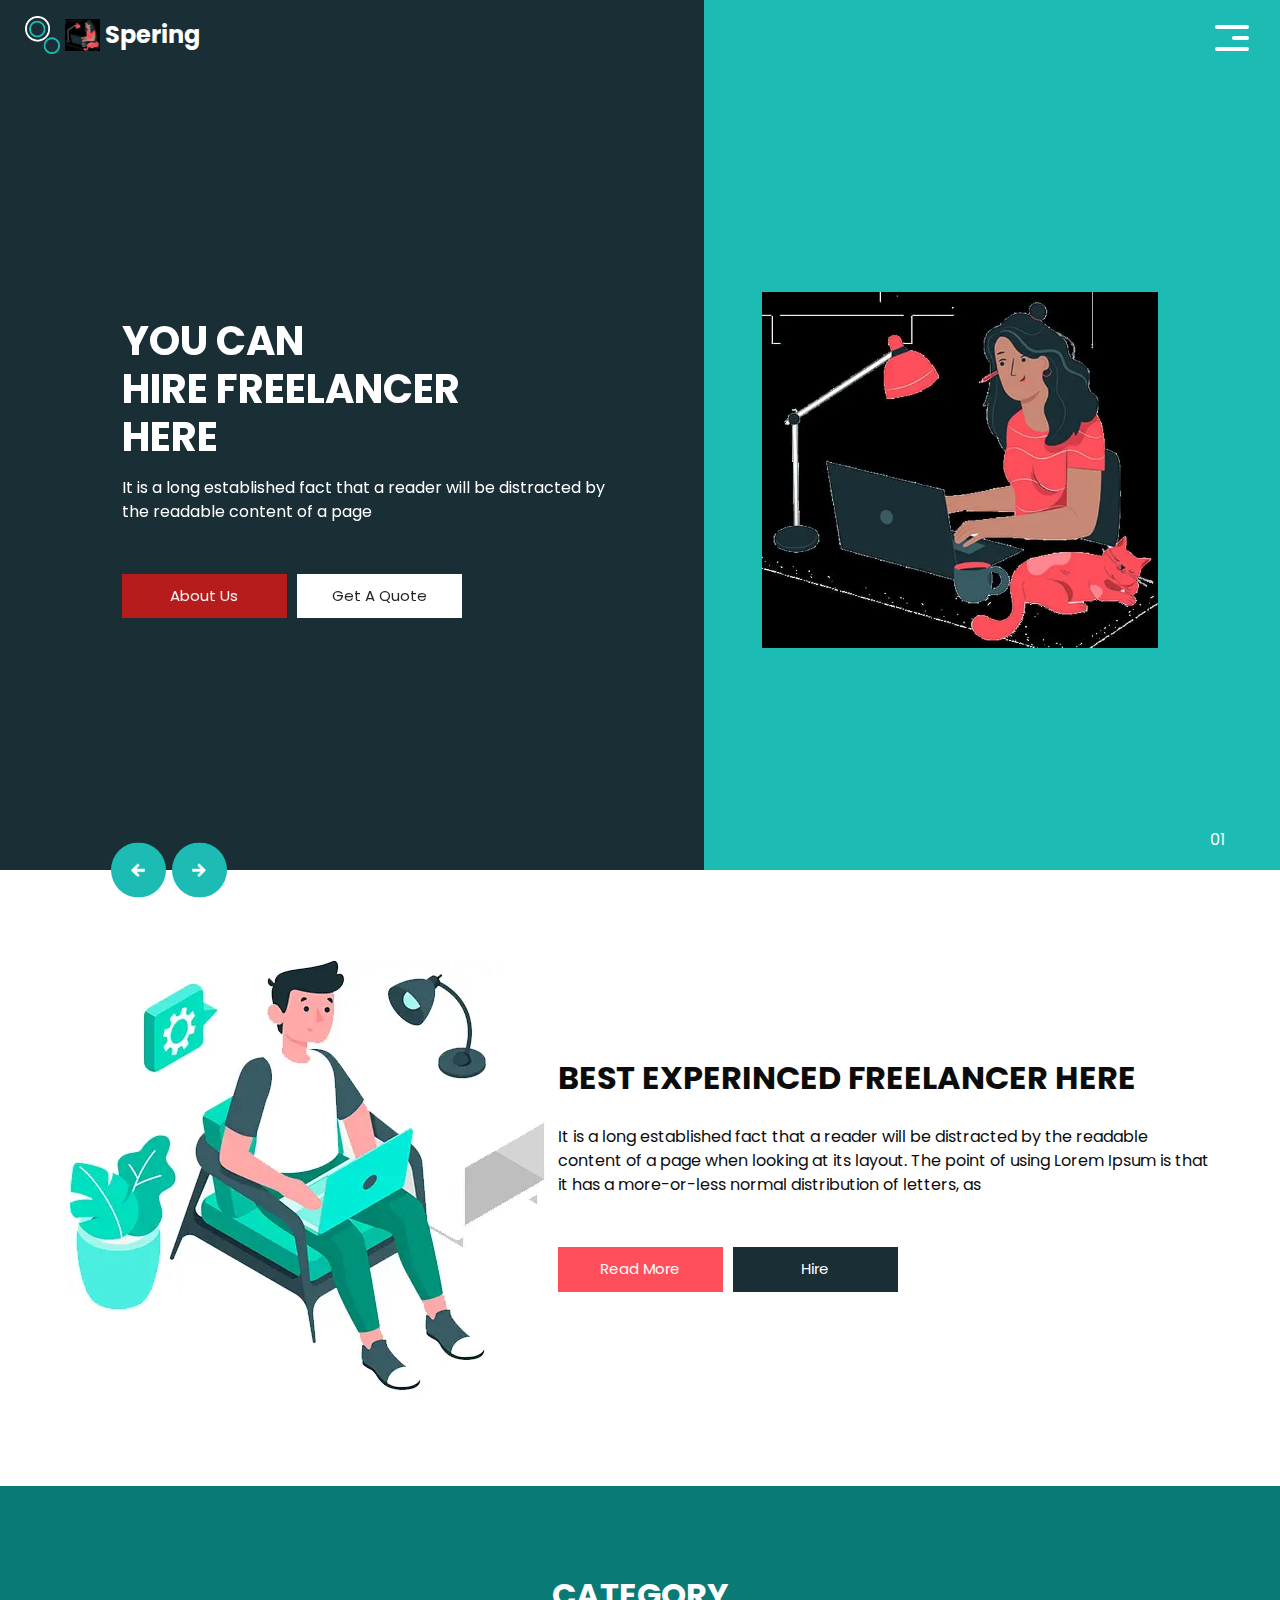
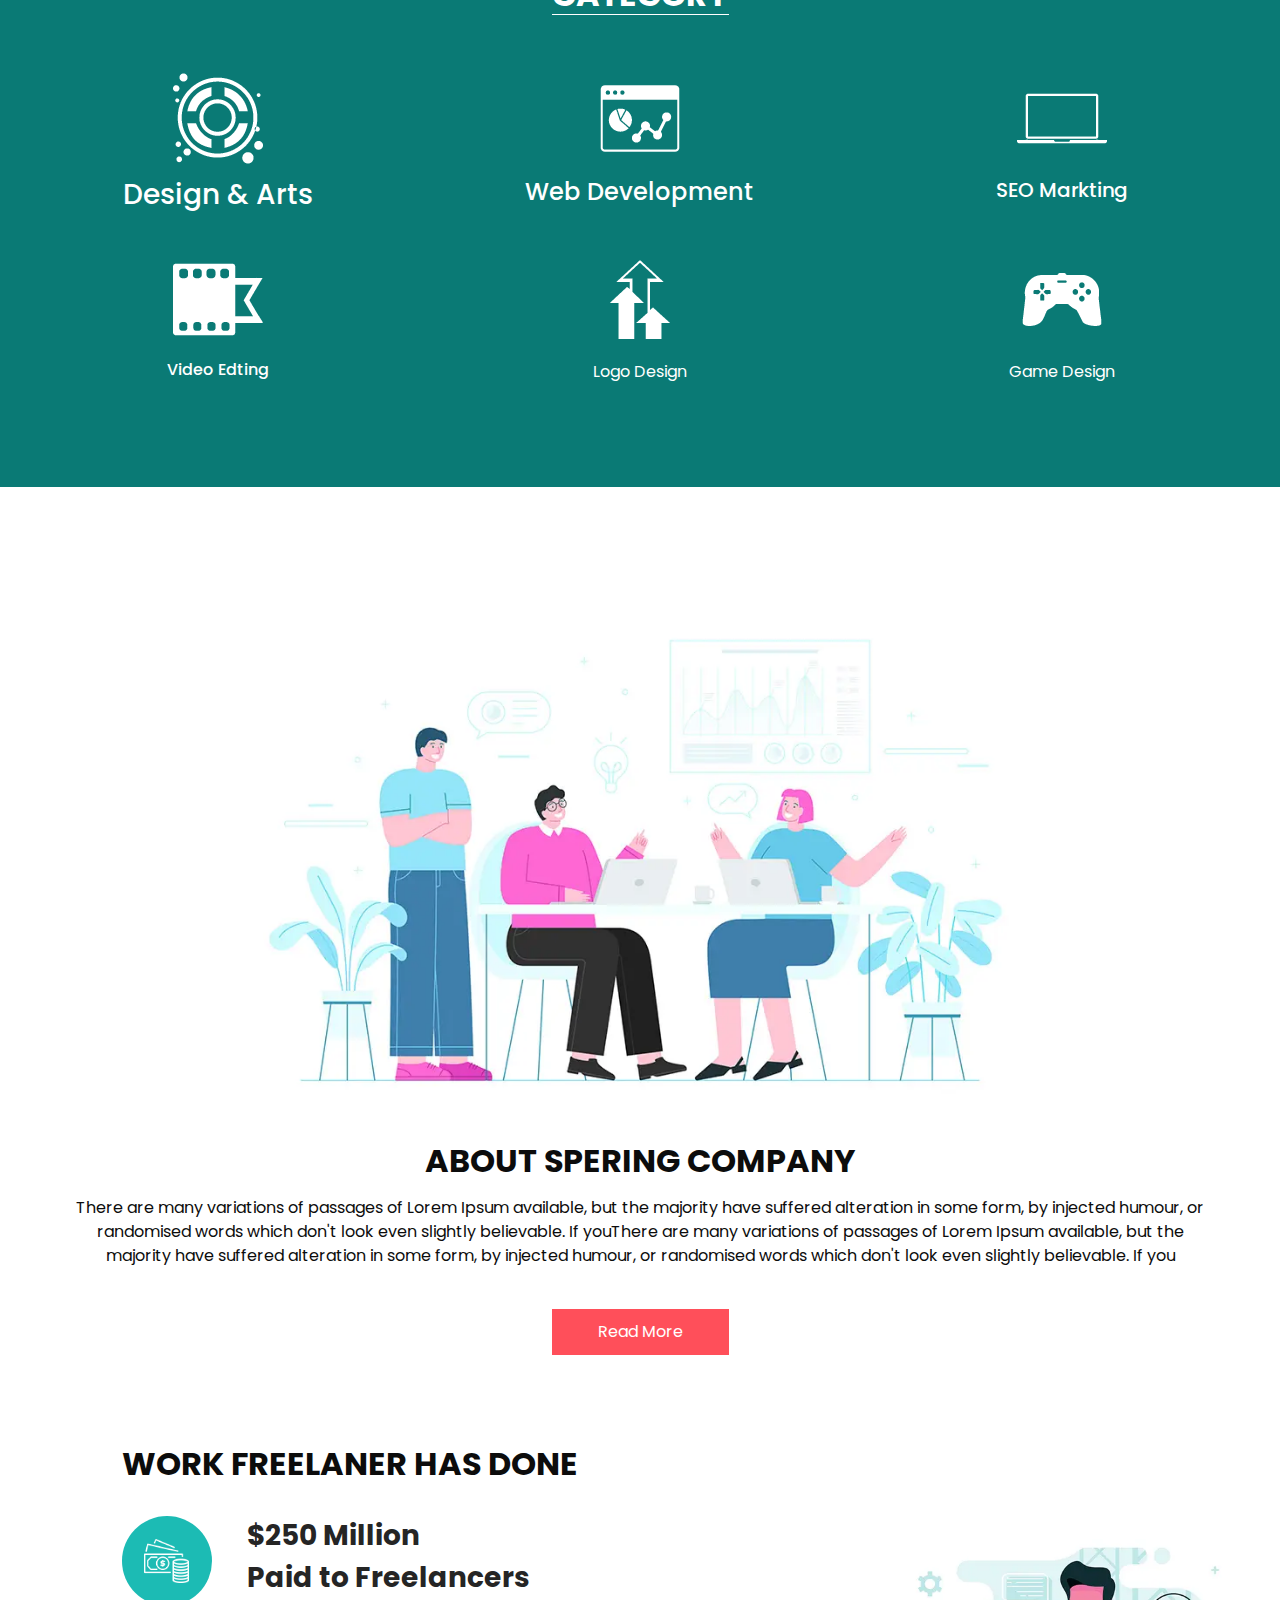
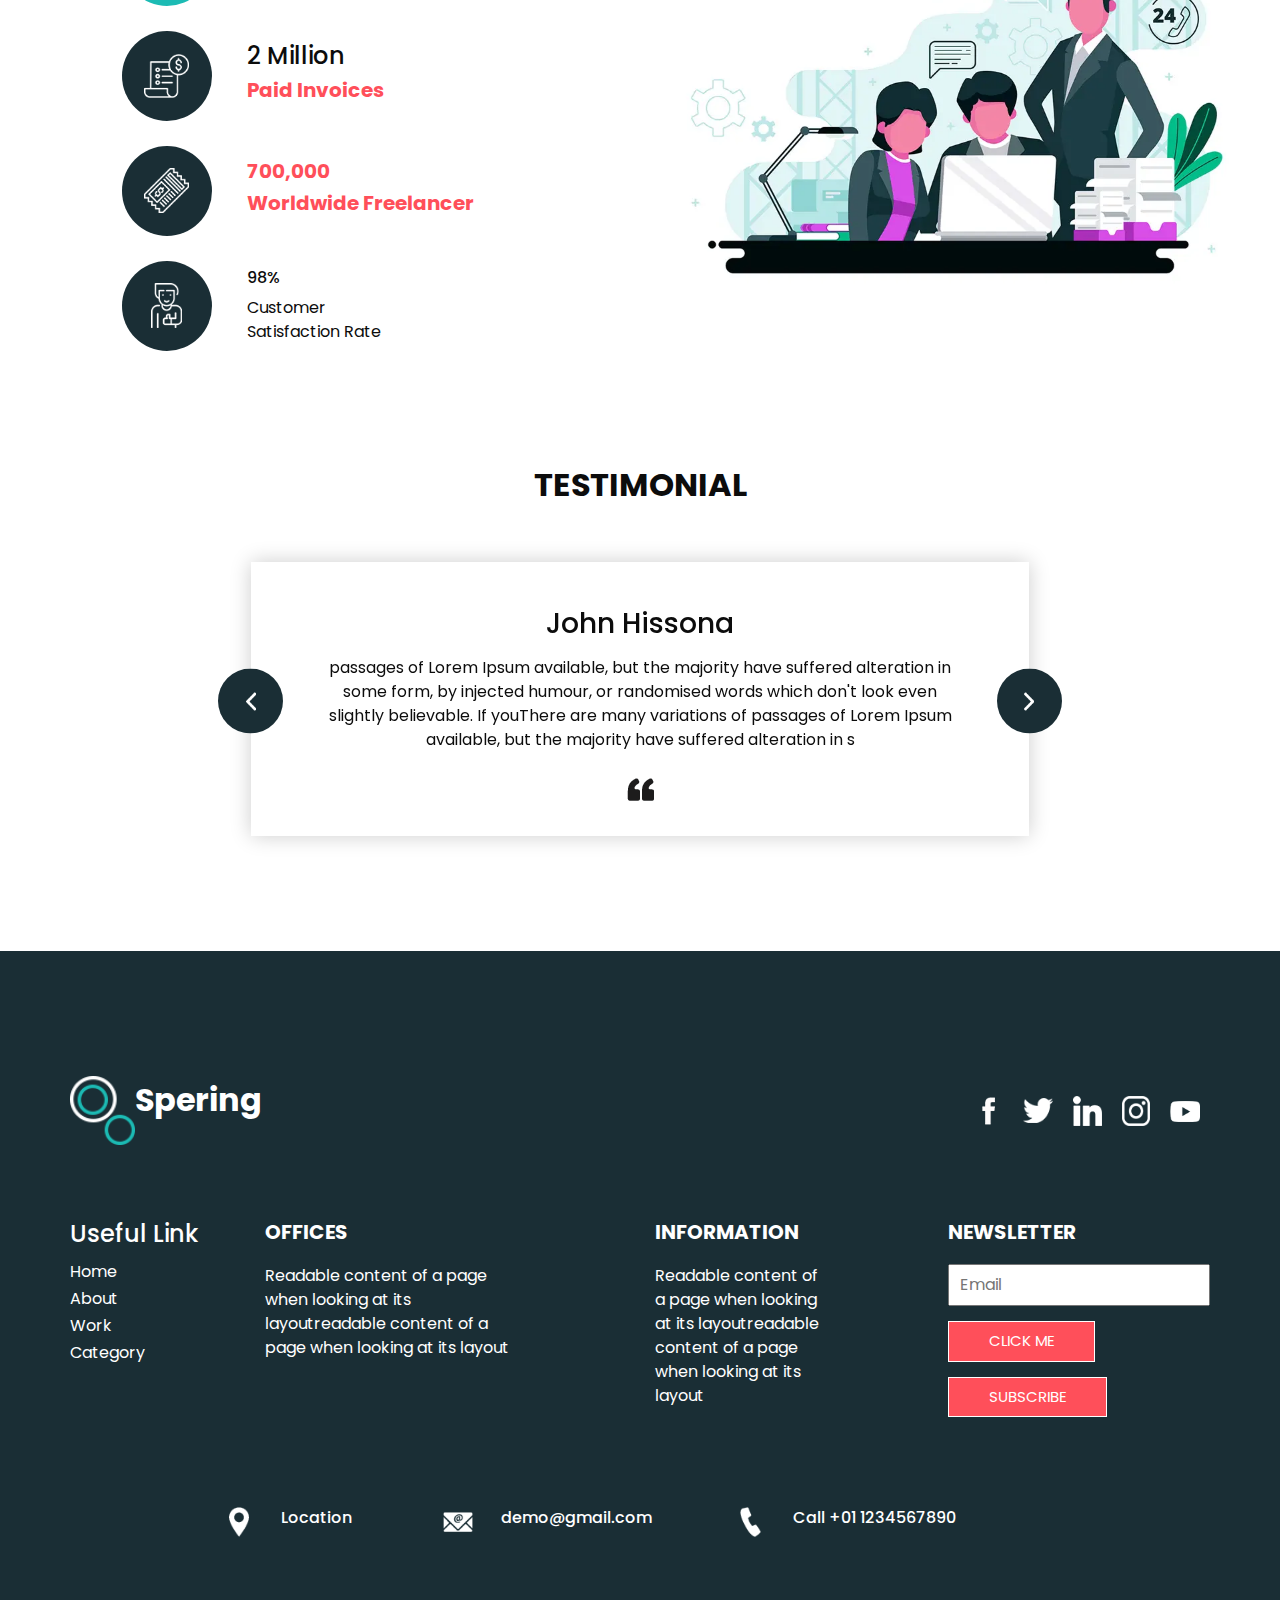
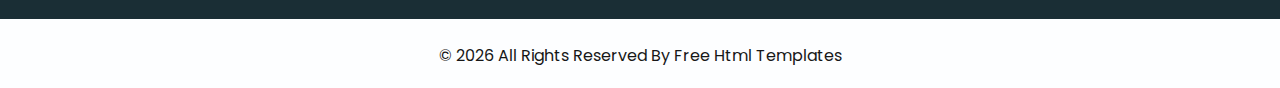
<file: index.html>
<!DOCTYPE html>
<html lang="en">

<head>
  <!-- Basic -->
  <meta charset="utf-8" />
  <meta http-equiv="X-UA-Compatible" content="IE=edge" />
  <meta name="description" content="Hire top freelancers for any project. Find skilled professionals in design, writing, development, and more. Get started today!">
  <!-- Mobile Metas -->
  <meta name="viewport" content="width=device-width, initial-scale=1, shrink-to-fit=no" />
  <!-- Site Metas -->
  <meta name="keywords" content="" />
  <meta name="description" content="" />
  <meta name="author" content="" />

  <title>Spering</title>
  <link rel="stylesheet" href="css/style.scss">
  <!-- bootstrap core css -->
  <link rel="stylesheet" type="text/css" href="css/bootstrap.css" />

  <link href="https://fonts.googleapis.com/css?family=Poppins:400,700&display=swap" rel="stylesheet">
  <!-- Custom styles for this template -->
  <link href="css/style.css" rel="stylesheet" />
  <!-- responsive style -->
  <link href="css/responsive.css" rel="stylesheet" />
</head>

<body>
  <div class="hero_area">
    <!-- header section strats -->
    <header class="header_section">
      <div class="container-fluid">
        <div class ="freelance_section">
          <div class="tab-container">
            <div class="t-link-box" role="button" aria-label="Link Box">
            </div>
          </div>
        </div>
        <nav class="navbar navbar-expand-lg custom_nav-container">
          <a class="navbar-brand" href="index.html">
            <img src="images/logo.png" alt="" />
            <img src="images/slider-img.webp" alt="">
            <span>
              Spering
            </span>
          </a>
          <button class="navbar-toggler" type="button" data-toggle="collapse"
                  data-target="#navbarSupportedContent"
                  aria-controls="navbarSupportedContent"
                  aria-expanded="false"
                  aria-label="Toggle navigation">
            <span class="navbar-toggler-icon"></span>
            <span class="sr-only">Toggle navigation</span>
          </button>



          <div class="collapse navbar-collapse" id="navbarSupportedContent">
            <ul class="navbar-nav  ">
              <li class="nav-item active">
                <a class="nav-link" href="index.html">Home <span class="sr-only">(current)</span></a>
              </li>
              <li class="nav-item">
                <a class="nav-link" href="about.html"> About</a>
              </li>
              <li class="nav-item">
                <a class="nav-link" href="work.html">Work </a>
              </li>
              <li class="nav-item">
                <a class="nav-link" href="category.html"> Category </a>
              </li>
            </ul>
            <div class="user_option">
              <a href="">
                <span>
                  Login
                </span>
              </a>
              <form class="form-inline my-2 my-lg-0 ml-0 ml-lg-4 mb-3 mb-lg-0">
                <button class="btn my-2 my-sm-0 nav_search-btn" type="submit">
                  <span class="sr-only">Search</span>
                  <i class="fas fa-search" aria-hidden="true"></i>
                </button>

              </form>
            </div>
          </div>
          <div>
            <div class="custom_menu-btn ">
              <button>
                <span class=" s-1">

                </span>
                <span class="s-2">

                </span>
                <span class="s-3">

                </span>
              </button>
            </div>
          </div>

        </nav>
      </div>
    </header>
    <!-- end header section -->
    <!-- slider section -->
    <section class="slider_section ">
      <div class="carousel_btn-container">
        <a class="carousel-control-prev" href="#carouselExampleIndicators" role="button" data-slide="prev">
          <span class="sr-only">Previous</span>
        </a>
        <a class="carousel-control-next" href="#carouselExampleIndicators" role="button" data-slide="next">
          <span class="sr-only">Next</span>
        </a>
      </div>
      <div id="carouselExampleIndicators" class="carousel slide" data-ride="carousel">
        <ol class="carousel-indicators">
          <li data-target="#carouselExampleIndicators" data-slide-to="0" class="active">01</li>
          <li data-target="#carouselExampleIndicators" data-slide-to="1">02</li>
          <li data-target="#carouselExampleIndicators" data-slide-to="2">03</li>
        </ol>
        <div class="carousel-inner">
          <div class="carousel-item active">
            <div class="container-fluid">
              <div class="row">
                <div class="col-md-5 offset-md-1">
                  <div class="detail-box">
                    <h1>
                      You Can <br>
                      Hire Freelancer <br>
                      Here
                    </h1>
                    <p>
                      It is a long established fact that a reader will be distracted by
                      the readable content of a page
                    </p>
                    <div class="btn-box">
                      <a href="" class="btn-1">
                        About Us
                      </a>
                      <a href="" class="btn-2">
                        Get A Quote
                      </a>
                    </div>
                  </div>
                </div>
                <div class="offset-md-1 col-md-4 img-container">
                  <div class="img-box">
                    <img src="images/slider-img.webp" alt="">
                  </div>
                </div>
              </div>
            </div>
          </div>
          <div class="carousel-item ">
            <div class="container-fluid">
              <div class="row">
                <div class="col-md-5 offset-md-1">
                  <div class="detail-box">
                    <h1>
                      You Can <br>
                      Hire Freelancer <br>
                      Here
                    </h1>
                    <p>
                      It is a long established fact that a reader will be distracted by
                      the readable content of a page
                    </p>
                    <div class="btn-box">
                      <a href="" class="btn-1">
                        About Us
                      </a>
                      <a href="" class="btn-2">
                        Get A Quote
                      </a>
                    </div>
                  </div>
                </div>
                <div class="offset-md-1 col-md-4 img-container">
                  <div class="img-box">
                    <img src="images/slider-img.webp" alt="">
                  </div>
                </div>
              </div>
            </div>
          </div>
          <div class="carousel-item ">
            <div class="container-fluid">
              <div class="row">
                <div class="col-md-5 offset-md-1">
                  <div class="detail-box">
                    <h1>
                      You Can <br>
                      Hire Freelancer <br>
                      Here
                    </h1>
                    <p>
                      It is a long established fact that a reader will be distracted by
                      the readable content of a page
                    </p>
                    <div class="btn-box">
                      <a href="" class="btn-1">
                        About Us
                      </a>
                      <a href="" class="btn-2">
                        Get A Quote
                      </a>
                    </div>
                  </div>
                </div>
                <div class="offset-md-1 col-md-4 img-container">
                  <div class="img-box">
                    <img src="images/slider-img.webp" alt="">
                  </div>
                </div>
              </div>
            </div>
          </div>
        </div>

      </div>

    </section>
    <!-- end slider section -->
  </div>


  <!-- experience section -->

  <section class="experience_section layout_padding">
    <div class="container">
      <div class="row">
        <div class="col-md-5">
          <div class="img-box">
            <img src="images/experience-img.webp" alt="Experience Image" loading="lazy" style="width: auto; height: auto;">
          </div>
        </div>
        <div class="col-md-7">
          <div class="detail-box">
            <div class="heading_container">
              <h2>
                Best Experinced Freelancer Here
              </h2>
            </div>
            <p>
              It is a long established fact that a reader will be distracted by the readable content of a page when looking at its layout. The point of using Lorem Ipsum is that it has a more-or-less normal distribution of letters, as
            </p>
            <div class="btn-box">
              <a href="" class="btn-1">
                Read More
              </a>
              <a href="" class="btn-2">
                Hire
              </a>
            </div>
          </div>
        </div>

      </div>
    </div>
  </section>

  <!-- end experience section -->

  <!-- category section -->

  <section class="category_section layout_padding">
    <div class="container">
      <div class="heading_container">
        <h2>
          Category
        </h2>
      </div>
      <div class="category_container">
        <div class="box">
          <div class="img-box">
            <img src="images/c1.png" alt="">
          </div>
          <div class="detail-box">
            <h3>
              Design & Arts
            </h3>
          </div>
        </div>
        <div class="box">
          <div class="img-box">
            <img src="images/c2.png" alt="">
          </div>
          <div class="detail-box">
            <h4>
              Web Development
            </h4>
          </div>
        </div>
        <div class="box">
          <div class="img-box">
            <img src="images/c3.png" alt="">
          </div>
          <div class="detail-box">
            <h5>
              SEO Markting
            </h5>
          </div>
        </div>
        <div class="box">
          <div class="img-box">
            <img src="images/c4.png" alt="">
          </div>
          <div class="detail-box">
            <h6>
              Video Edting
            </h6>
          </div>
        </div>
        <div class="box">
          <div class="img-box">
            <img src="images/c5.png" alt="">
          </div>
          <div class="detail-box">
            <h7>
              Logo Design
            </h7>
          </div>
        </div>
        <div class="box">
          <div class="img-box">
            <img src="images/c6.png" alt="">
          </div>
          <div class="detail-box">
            <h8>
              Game Design
            </h8>
          </div>
        </div>
      </div>
    </div>
  </section>


  <!-- end category section -->

  <!-- about section -->

  <section class="about_section layout_padding">
    <div class="container">
      <div class="row">
        <div class="col-md-10 col-lg-9 mx-auto">
          <div class="img-box">
            <img src="images/about-img.webp" alt="">
          </div>
        </div>
      </div>
      <div class="detail-box">
        <h2>
          About Spering Company
        </h2>
        <p>
          There are many variations of passages of Lorem Ipsum available, but the majority have suffered alteration in some form, by injected humour, or randomised words which don't look even slightly believable. If youThere are many variations of passages of Lorem Ipsum available, but the majority have suffered alteration in some form, by injected humour, or randomised words which don't look even slightly believable. If you
        </p>
        <a href="">
          Read More
        </a>
      </div>
    </div>
  </section>

  <!-- end about section -->

  <!-- freelance section -->

  <section class="freelance_section ">
    <div id="accordion">
      <div class="container-fluid">
        <div class="row">
          <div class="col-md-5 offset-md-1">
            <div class="detail-box">
              <div class="heading_container">
                <h2>
                  Work Freelaner Has Done
                </h2>
              </div>
              <div class="tab_container">
                <div class="t-link-box" data-toggle="collapse" data-target="#collapseOne" aria-expanded="true" aria-controls="collapseOne">
                  <div class="img-box">
                    <img src="images/f1.png" alt="">
                  </div>
                  <div class="detail-box">
                    <h3>
                      $250 Million
                    </h3>
                    <h3>
                      Paid to Freelancers
                    </h3>
                  </div>
                </div>
                <div class="t-link-box collapsed" data-toggle="collapse" data-target="#collapseTwo" aria-expanded="false" aria-controls="collapseTwo">
                  <div class="img-box">
                    <img src="images/f2.png" alt="">
                  </div>
                  <div class="detail-box">
                    <h4>
                      2 Million
                    </h4>
                    <h5>
                      Paid Invoices
                    </h5>
                  </div>
                </div>
                <div class="t-link-box collapsed" data-toggle="collapse" data-target="#collapseThree" aria-expanded="false" aria-controls="collapseThree">
                  <div class="img-box">
                    <img src="images/f3.png" alt="">
                  </div>
                  <div class="detail-box">
                    <h5>
                      700,000
                    </h5>
                    <h5>
                      Worldwide Freelancer
                    </h5>
                  </div>
                </div>
                <div class="t-link-box collapsed" data-toggle="collapse" data-target="#collapseFour" aria-expanded="false" aria-controls="collapseFour">
                  <div class="img-box">
                    <img src="images/f4.png" alt="">
                  </div>
                  <div class="detail-box">
                    <h6>
                      98%
                    </h6>
                    <h7>
                      Customer <br>
                      Satisfaction Rate
                    </h7>
                  </div>
                </div>
              </div>
            </div>
          </div>
          <div class="col-md-6">
            <div class="collapse show" id="collapseOne" role="region" aria-labelledby="headingOne" data-parent="#accordion">
              <div class="img-box">
                <img src="images/freelance-img.webp" alt="Freelance Image">
              </div>
            </div>
            <div class="collapse" id="collapseTwo" aria-labelledby="headingTwo" data-parent="#accordion">
              <div class="img-box">
                <img src="images/freelance-img.webp" alt="">
              </div>
            </div>
            <div class="collapse" id="collapseThree" aria-labelledby="headingThree" data-parent="#accordion">
              <div class="img-box">
                <img src="images/freelance-img.webp" alt="">
              </div>
            </div>
            <div class="collapse" id="collapseFour" aria-labelledby="headingfour" data-parent="#accordion">
              <div class="img-box">
                <img src="images/freelance-img.webp" alt="">
              </div>
            </div>
          </div>
        </div>
      </div>
    </div>
  </section>

  <!-- end freelance section -->

  <!-- client section -->

  <section class="client_section layout_padding">
    <div class="container">
      <div class="row">
        <div class="col-lg-9 col-md-10 mx-auto">
          <div class="heading_container">
            <h2>
              Testimonial
            </h2>
          </div>
          <div id="carouselExampleControls" class="carousel slide" data-ride="carousel">
            <div class="carousel-inner">
              <div class="carousel-item active">
                <div class="detail-box">
                  <h3>
                    John Hissona
                  </h3>
                  <p>
                    passages of Lorem Ipsum available, but the majority have suffered alteration in some form, by injected humour, or randomised words which don't look even slightly believable. If youThere are many variations of passages of Lorem Ipsum available, but the majority have suffered alteration in s
                  </p>
                  <img src="images/quote.png" alt="">
                </div>
              </div>
              <div class="carousel-item">
                <div class="detail-box">
                  <h4>
                    John Hissona
                  </h4>
                  <p>
                    passages of Lorem Ipsum available, but the majority have suffered alteration in some form, by injected humour, or randomised words which don't look even slightly believable. If youThere are many variations of passages of Lorem Ipsum available, but the majority have suffered alteration in s
                  </p>
                  <img src="images/quote.png" alt="">
                </div>
              </div>
              <div class="carousel-item">
                <div class="detail-box">
                  <h4>
                    John Hissona
                  </h4>
                  <p>
                    passages of Lorem Ipsum available, but the majority have suffered alteration in some form, by injected humour, or randomised words which don't look even slightly believable. If youThere are many variations of passages of Lorem Ipsum available, but the majority have suffered alteration in s
                  </p>
                  <img src="images/quote.png" alt="">
                </div>
              </div>
            </div>
            <a class="carousel-control-prev" href="#carouselExampleControls" role="button" data-slide="prev">
              <span class="sr-only">Previous</span>
            </a>
            <a class="carousel-control-next" href="#carouselExampleControls" role="button" data-slide="next">
              <span class="sr-only">Next</span>
            </a>
          </div>
        </div>
      </div>
    </div>
  </section>

  <!-- end client section -->



  <!-- info section -->

  <section class="info_section ">
    <div class="info_container layout_padding-top">
      <div class="container">
        <div class="info_top">
          <div class="info_logo">
            <img src="images/logo.png" alt="" />
            <span>
              Spering
            </span>
          </div>
          <div class="social_box">
            <a href="#">
              <img src="images/fb.png" alt="FB">
            </a>
            <a href="#">
              <img src="images/twitter.png" alt="twt">
            </a>
            <a href="#">
              <img src="images/linkedin.png" alt="linkedin">
            </a>
            <a href="#">
              <img src="images/instagram.png" alt="ig">
            </a>
            <a href="#">
              <img src="images/youtube.png" alt="yt">
            </a>
          </div>
        </div>

        <div class="info_main">
          <div class="row">
            <div class="col-md-3 col-lg-2">
              <div class="info_link-box">
                <h4>
                  Useful Link
                </h4>
                <ul>
                  <li class=" active">
                    <a class="" href="index.html">Home <span class="sr-only">(current)</span></a>
                  </li>
                  <li class="">
                    <a class="" href="about.html">About </a>
                  </li>
                  <li class="">
                    <a class="" href="work.html">Work </a>
                  </li>
                  <li class="">
                    <a class="" href="category.html">Category </a>
                  </li>
                </ul>
              </div>
            </div>
            <div class="col-md-3 ">
              <h5>
                Offices
              </h5>
              <p>
                Readable content of a page when looking at its layoutreadable content of a page when looking at its layout
              </p>
            </div>

            <div class="col-md-3 col-lg-2 offset-lg-1">
              <h5>
                Information
              </h5>
              <p>
                Readable content of a page when looking at its layoutreadable content of a page when looking at its layout
              </p>
            </div>

            <div class="col-md-3  offset-lg-1">
              <div class="info_form ">
                <h5>
                  Newsletter
                </h5>
                <form action="">
                  <input type="email" placeholder="Email">
                  <button type="button">Click me</button>
                  <button>
                    Subscribe
                  </button>
                </form>
              </div>
            </div>
          </div>
        </div>
        <div class="row">
          <div class="col-lg-9 col-md-10 mx-auto">
            <div class="info_contact layout_padding2">
              <div class="row">
                <div class="col-md-3">
                  <a href="#" class="link-box">
                    <div class="img-box">
                      <img src="images/location.png" alt="">
                    </div>
                    <div class="detail-box">
                      <h6>
                        Location
                      </h6>
                    </div>
                  </a>
                </div>
                <div class="col-md-4">
                  <a href="#" class="link-box">
                    <div class="img-box">
                      <img src="images/mail.png" alt="">
                    </div>
                    <div class="detail-box">
                      <h6>
                        demo@gmail.com
                      </h6>
                    </div>
                  </a>
                </div>
                <div class="col-md-5">
                  <a href="#" class="link-box">
                    <div class="img-box">
                      <img src="images/call.png" alt="">
                    </div>
                    <div class="detail-box">
                      <h6>
                        Call +01 1234567890
                      </h6>
                    </div>
                  </a>
                </div>
              </div>
            </div>
          </div>
        </div>

      </div>
    </div>
  </section>

  <!-- end info section -->

  <!-- footer section -->
  <footer class="container-fluid footer_section ">
    <div class="container">
      <p>
        &copy; <span id="displayDate"></span> All Rights Reserved By
        <a href="https://html.design/">Free Html Templates</a>
      </p>
    </div>
  </footer>
  <!-- end  footer section -->


  <script src="js/jquery-3.4.1.min.js"></script>
  <script src="js/bootstrap.js"></script>
  <script src="js/custom.js"></script>

  <script src="js/custom.js" defer></script>
</body>
</body>

</html>
</file>
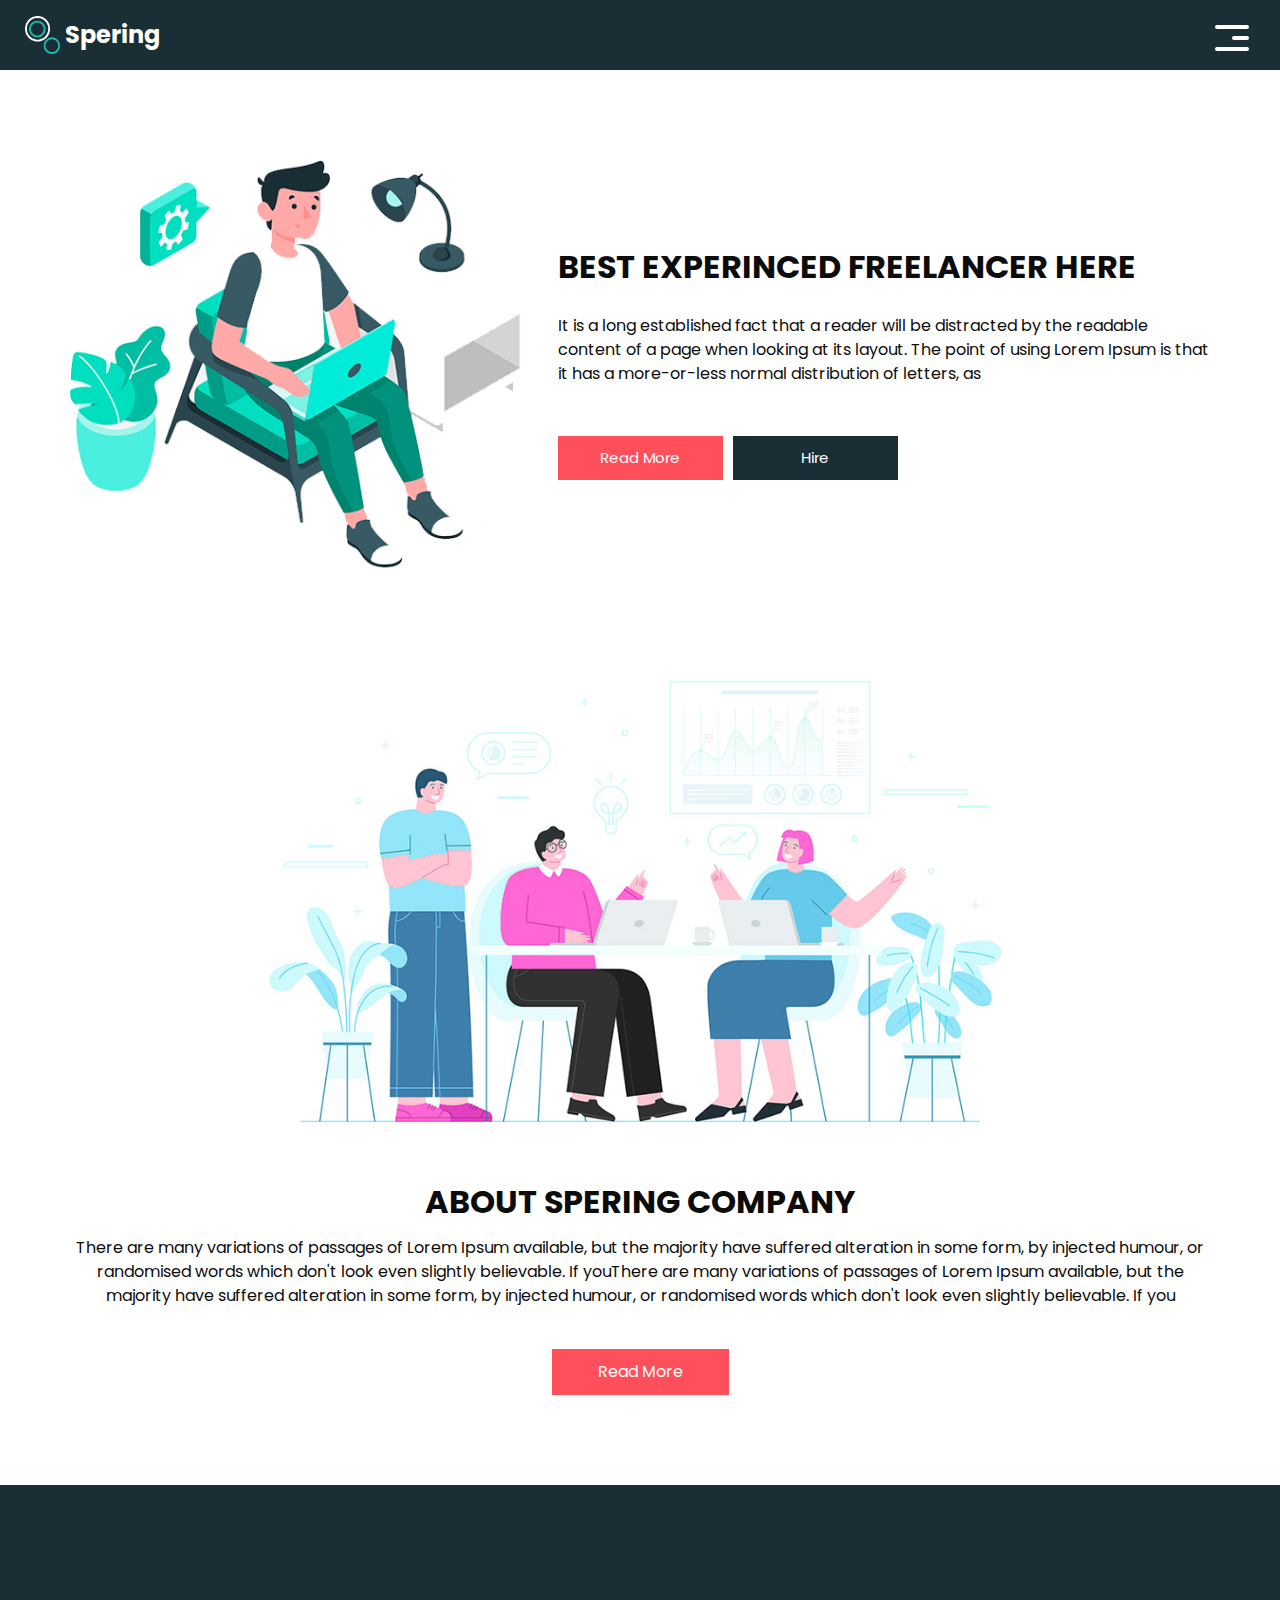
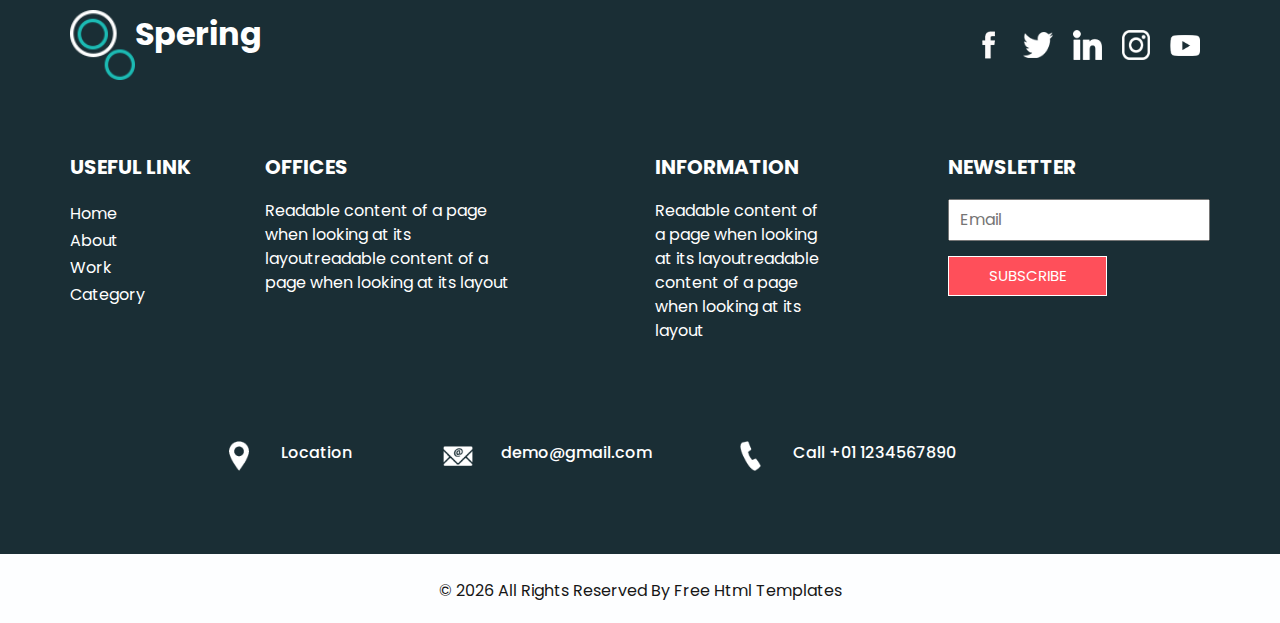
<file: about.html>
<!DOCTYPE html>
<html>

<head>
  <!-- Basic -->
  <meta charset="utf-8" />
  <meta http-equiv="X-UA-Compatible" content="IE=edge" />
  <!-- Mobile Metas -->
  <meta name="viewport" content="width=device-width, initial-scale=1, shrink-to-fit=no" />
  <!-- Site Metas -->
  <meta name="keywords" content="" />
  <meta name="description" content="" />
  <meta name="author" content="" />

  <title>Spering</title>

  <!-- bootstrap core css -->
  <link rel="stylesheet" type="text/css" href="css/bootstrap.css" />

  <link href="https://fonts.googleapis.com/css?family=Poppins:400,700&display=swap" rel="stylesheet">
  <!-- Custom styles for this template -->
  <link href="css/style.css" rel="stylesheet" />
  <!-- responsive style -->
  <link href="css/responsive.css" rel="stylesheet" />
</head>

<body class="sub_page">
  <div class="hero_area">
    <!-- header section strats -->
    <header class="header_section">
      <div class="container-fluid">
        <nav class="navbar navbar-expand-lg custom_nav-container">
          <a class="navbar-brand" href="index.html">
            <img src="images/logo.png" alt="" />
            <span>
              Spering
            </span>
          </a>
          <button class="navbar-toggler" type="button" data-toggle="collapse" data-target="#navbarSupportedContent" aria-controls="navbarSupportedContent" aria-expanded="false" aria-label="Toggle navigation">
            <span class="navbar-toggler-icon"></span>
          </button>

          <div class="collapse navbar-collapse" id="navbarSupportedContent">
            <ul class="navbar-nav  ">
              <li class="nav-item">
                <a class="nav-link" href="index.html">Home <span class="sr-only">(current)</span></a>
              </li>
              <li class="nav-item active">
                <a class="nav-link" href="about.html"> About</a>
              </li>
              <li class="nav-item">
                <a class="nav-link" href="work.html">Work </a>
              </li>
              <li class="nav-item">
                <a class="nav-link" href="category.html"> Category </a>
              </li>
            </ul>
            <div class="user_option">
              <a href="">
                <span>
                  Login
                </span>
              </a>
              <form class="form-inline my-2 my-lg-0 ml-0 ml-lg-4 mb-3 mb-lg-0">
                <button class="btn  my-2 my-sm-0 nav_search-btn" type="submit"></button>
              </form>
            </div>
          </div>
          <div>
            <div class="custom_menu-btn ">
              <button>
                <span class=" s-1">

                </span>
                <span class="s-2">

                </span>
                <span class="s-3">

                </span>
              </button>
            </div>
          </div>

        </nav>
      </div>
    </header>
    <!-- end header section -->
  </div>


  <!-- experience section -->

  <section class="experience_section layout_padding-top layout_padding2-bottom">
    <div class="container">
      <div class="row">
        <div class="col-md-5">
          <div class="img-box">
            <img src="images/experience-img.jpg" alt="">
          </div>
        </div>
        <div class="col-md-7">
          <div class="detail-box">
            <div class="heading_container">
              <h2>
                Best Experinced Freelancer Here
              </h2>
            </div>
            <p>
              It is a long established fact that a reader will be distracted by the readable content of a page when looking at its layout. The point of using Lorem Ipsum is that it has a more-or-less normal distribution of letters, as
            </p>
            <div class="btn-box">
              <a href="" class="btn-1">
                Read More
              </a>
              <a href="" class="btn-2">
                Hire
              </a>
            </div>
          </div>
        </div>

      </div>
    </div>
  </section>

  <!-- end experience section -->


  <!-- about section -->

  <section class="about_section layout_padding-bottom">
    <div class="container">
      <div class="row">
        <div class="col-md-10 col-lg-9 mx-auto">
          <div class="img-box">
            <img src="images/about-img.jpg" alt="">
          </div>
        </div>
      </div>
      <div class="detail-box">
        <h2>
          About Spering Company
        </h2>
        <p>
          There are many variations of passages of Lorem Ipsum available, but the majority have suffered alteration in some form, by injected humour, or randomised words which don't look even slightly believable. If youThere are many variations of passages of Lorem Ipsum available, but the majority have suffered alteration in some form, by injected humour, or randomised words which don't look even slightly believable. If you
        </p>
        <a href="">
          Read More
        </a>
      </div>
    </div>
  </section>

  <!-- end about section -->

  <!-- info section -->

  <section class="info_section ">
    <div class="info_container layout_padding-top">
      <div class="container">
        <div class="info_top">
          <div class="info_logo">
            <img src="images/logo.png" alt="" />
            <span>
              Spering
            </span>
          </div>
          <div class="social_box">
            <a href="#">
              <img src="images/fb.png" alt="">
            </a>
            <a href="#">
              <img src="images/twitter.png" alt="">
            </a>
            <a href="#">
              <img src="images/linkedin.png" alt="">
            </a>
            <a href="#">
              <img src="images/instagram.png" alt="">
            </a>
            <a href="#">
              <img src="images/youtube.png" alt="">
            </a>
          </div>
        </div>

        <div class="info_main">
          <div class="row">
            <div class="col-md-3 col-lg-2">
              <div class="info_link-box">
                <h5>
                  Useful Link
                </h5>
                <ul>
                  <li class=" active">
                    <a class="" href="index.html">Home <span class="sr-only">(current)</span></a>
                  </li>
                  <li class="">
                    <a class="" href="about.html">About </a>
                  </li>
                  <li class="">
                    <a class="" href="work.html">Work </a>
                  </li>
                  <li class="">
                    <a class="" href="category.html">Category </a>
                  </li>
                </ul>
              </div>
            </div>
            <div class="col-md-3 ">
              <h5>
                Offices
              </h5>
              <p>
                Readable content of a page when looking at its layoutreadable content of a page when looking at its layout
              </p>
            </div>

            <div class="col-md-3 col-lg-2 offset-lg-1">
              <h5>
                Information
              </h5>
              <p>
                Readable content of a page when looking at its layoutreadable content of a page when looking at its layout
              </p>
            </div>

            <div class="col-md-3  offset-lg-1">
              <div class="info_form ">
                <h5>
                  Newsletter
                </h5>
                <form action="">
                  <input type="email" placeholder="Email">
                  <button>
                    Subscribe
                  </button>
                </form>
              </div>
            </div>
          </div>
        </div>
        <div class="row">
          <div class="col-lg-9 col-md-10 mx-auto">
            <div class="info_contact layout_padding2">
              <div class="row">
                <div class="col-md-3">
                  <a href="#" class="link-box">
                    <div class="img-box">
                      <img src="images/location.png" alt="">
                    </div>
                    <div class="detail-box">
                      <h6>
                        Location
                      </h6>
                    </div>
                  </a>
                </div>
                <div class="col-md-4">
                  <a href="#" class="link-box">
                    <div class="img-box">
                      <img src="images/mail.png" alt="">
                    </div>
                    <div class="detail-box">
                      <h6>
                        demo@gmail.com
                      </h6>
                    </div>
                  </a>
                </div>
                <div class="col-md-5">
                  <a href="#" class="link-box">
                    <div class="img-box">
                      <img src="images/call.png" alt="">
                    </div>
                    <div class="detail-box">
                      <h6>
                        Call +01 1234567890
                      </h6>
                    </div>
                  </a>
                </div>
              </div>
            </div>
          </div>
        </div>

      </div>
    </div>
  </section>

  <!-- end info section -->

  <!-- footer section -->
  <footer class="container-fluid footer_section ">
    <div class="container">
      <p>
        &copy; <span id="displayDate"></span> All Rights Reserved By
        <a href="https://html.design/">Free Html Templates</a>
      </p>
    </div>
  </footer>
  <!-- end  footer section -->


  <script src="js/jquery-3.4.1.min.js"></script>
  <script src="js/bootstrap.js"></script>
  <script src="js/custom.js"></script>


</body>
</body>

</html>
</file>
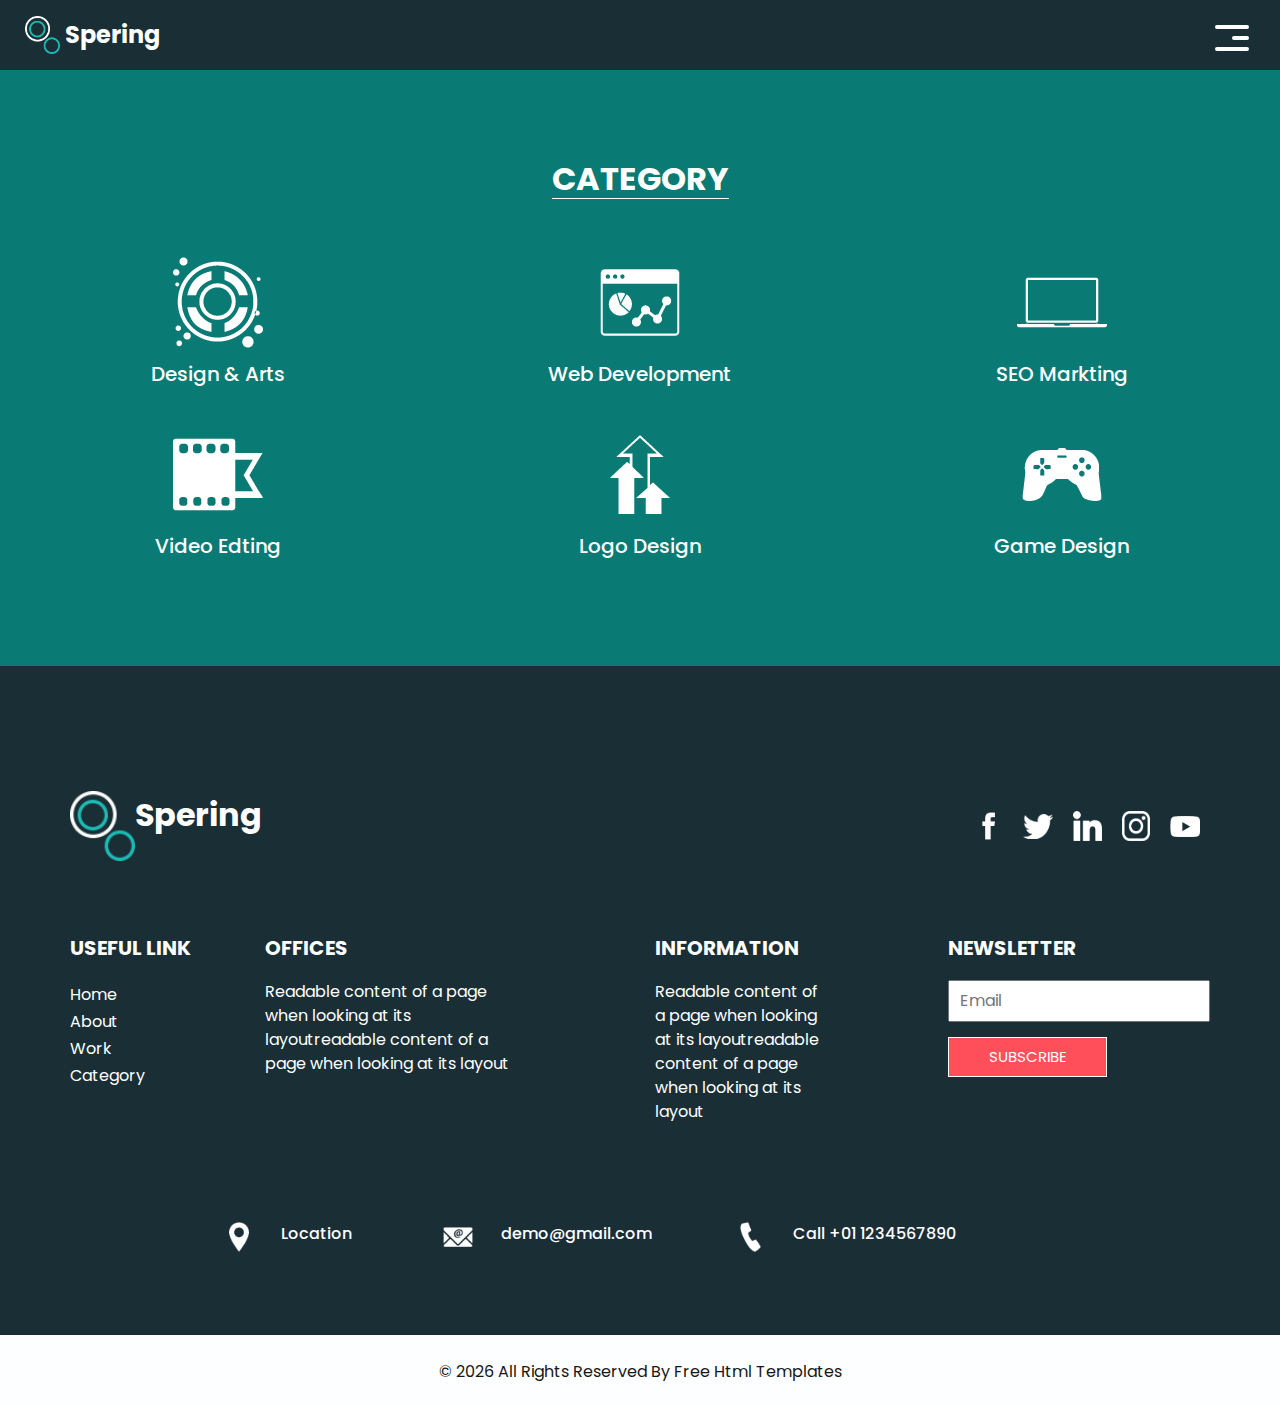
<file: category.html>
<!DOCTYPE html>
<html>

<head>
  <!-- Basic -->
  <meta charset="utf-8" />
  <meta http-equiv="X-UA-Compatible" content="IE=edge" />
  <!-- Mobile Metas -->
  <meta name="viewport" content="width=device-width, initial-scale=1, shrink-to-fit=no" />
  <!-- Site Metas -->
  <meta name="keywords" content="" />
  <meta name="description" content="" />
  <meta name="author" content="" />

  <title>Spering</title>

  <!-- bootstrap core css -->
  <link rel="stylesheet" type="text/css" href="css/bootstrap.css" />

  <link href="https://fonts.googleapis.com/css?family=Poppins:400,700&display=swap" rel="stylesheet">
  <!-- Custom styles for this template -->
  <link href="css/style.css" rel="stylesheet" />
  <!-- responsive style -->
  <link href="css/responsive.css" rel="stylesheet" />
</head>

<body class="sub_page">
  <div class="hero_area">
    <!-- header section strats -->
    <header class="header_section">
      <div class="container-fluid">
        <nav class="navbar navbar-expand-lg custom_nav-container">
          <a class="navbar-brand" href="index.html">
            <img src="images/logo.png" alt="" />
            <span>
              Spering
            </span>
          </a>
          <button class="navbar-toggler" type="button" data-toggle="collapse" data-target="#navbarSupportedContent" aria-controls="navbarSupportedContent" aria-expanded="false" aria-label="Toggle navigation">
            <span class="navbar-toggler-icon"></span>
          </button>

          <div class="collapse navbar-collapse" id="navbarSupportedContent">
            <ul class="navbar-nav  ">
              <li class="nav-item ">
                <a class="nav-link" href="index.html">Home <span class="sr-only">(current)</span></a>
              </li>
              <li class="nav-item">
                <a class="nav-link" href="about.html"> About</a>
              </li>
              <li class="nav-item">
                <a class="nav-link" href="work.html">Work </a>
              </li>
              <li class="nav-item active">
                <a class="nav-link" href="category.html"> Category </a>
              </li>
            </ul>
            <div class="user_option">
              <a href="">
                <span>
                  Login
                </span>
              </a>
              <form class="form-inline my-2 my-lg-0 ml-0 ml-lg-4 mb-3 mb-lg-0">
                <button class="btn  my-2 my-sm-0 nav_search-btn" type="submit"></button>
              </form>
            </div>
          </div>
          <div>
            <div class="custom_menu-btn ">
              <button>
                <span class=" s-1">

                </span>
                <span class="s-2">

                </span>
                <span class="s-3">

                </span>
              </button>
            </div>
          </div>

        </nav>
      </div>
    </header>
    <!-- end header section -->
  </div>

  <!-- category section -->

  <section class="category_section layout_padding">
    <div class="container">
      <div class="heading_container">
        <h2>
          Category
        </h2>
      </div>
      <div class="category_container">
        <div class="box">
          <div class="img-box">
            <img src="images/c1.png" alt="">
          </div>
          <div class="detail-box">
            <h5>
              Design & Arts
            </h5>
          </div>
        </div>
        <div class="box">
          <div class="img-box">
            <img src="images/c2.png" alt="">
          </div>
          <div class="detail-box">
            <h5>
              Web Development
            </h5>
          </div>
        </div>
        <div class="box">
          <div class="img-box">
            <img src="images/c3.png" alt="">
          </div>
          <div class="detail-box">
            <h5>
              SEO Markting
            </h5>
          </div>
        </div>
        <div class="box">
          <div class="img-box">
            <img src="images/c4.png" alt="">
          </div>
          <div class="detail-box">
            <h5>
              Video Edting
            </h5>
          </div>
        </div>
        <div class="box">
          <div class="img-box">
            <img src="images/c5.png" alt="">
          </div>
          <div class="detail-box">
            <h5>
              Logo Design
            </h5>
          </div>
        </div>
        <div class="box">
          <div class="img-box">
            <img src="images/c6.png" alt="">
          </div>
          <div class="detail-box">
            <h5>
              Game Design
            </h5>
          </div>
        </div>
      </div>
    </div>
  </section>
  <!-- end category section -->

  <!-- info section -->

  <section class="info_section ">
    <div class="info_container layout_padding-top">
      <div class="container">
        <div class="info_top">
          <div class="info_logo">
            <img src="images/logo.png" alt="" />
            <span>
              Spering
            </span>
          </div>
          <div class="social_box">
            <a href="#">
              <img src="images/fb.png" alt="">
            </a>
            <a href="#">
              <img src="images/twitter.png" alt="">
            </a>
            <a href="#">
              <img src="images/linkedin.png" alt="">
            </a>
            <a href="#">
              <img src="images/instagram.png" alt="">
            </a>
            <a href="#">
              <img src="images/youtube.png" alt="">
            </a>
          </div>
        </div>

        <div class="info_main">
          <div class="row">
            <div class="col-md-3 col-lg-2">
              <div class="info_link-box">
                <h5>
                  Useful Link
                </h5>
                <ul>
                  <li class=" active">
                    <a class="" href="index.html">Home <span class="sr-only">(current)</span></a>
                  </li>
                  <li class="">
                    <a class="" href="about.html">About </a>
                  </li>
                  <li class="">
                    <a class="" href="work.html">Work </a>
                  </li>
                  <li class="">
                    <a class="" href="category.html">Category </a>
                  </li>
                </ul>
              </div>
            </div>
            <div class="col-md-3 ">
              <h5>
                Offices
              </h5>
              <p>
                Readable content of a page when looking at its layoutreadable content of a page when looking at its layout
              </p>
            </div>

            <div class="col-md-3 col-lg-2 offset-lg-1">
              <h5>
                Information
              </h5>
              <p>
                Readable content of a page when looking at its layoutreadable content of a page when looking at its layout
              </p>
            </div>

            <div class="col-md-3  offset-lg-1">
              <div class="info_form ">
                <h5>
                  Newsletter
                </h5>
                <form action="">
                  <input type="email" placeholder="Email">
                  <button>
                    Subscribe
                  </button>
                </form>
              </div>
            </div>
          </div>
        </div>
        <div class="row">
          <div class="col-lg-9 col-md-10 mx-auto">
            <div class="info_contact layout_padding2">
              <div class="row">
                <div class="col-md-3">
                  <a href="#" class="link-box">
                    <div class="img-box">
                      <img src="images/location.png" alt="">
                    </div>
                    <div class="detail-box">
                      <h6>
                        Location
                      </h6>
                    </div>
                  </a>
                </div>
                <div class="col-md-4">
                  <a href="#" class="link-box">
                    <div class="img-box">
                      <img src="images/mail.png" alt="">
                    </div>
                    <div class="detail-box">
                      <h6>
                        demo@gmail.com
                      </h6>
                    </div>
                  </a>
                </div>
                <div class="col-md-5">
                  <a href="#" class="link-box">
                    <div class="img-box">
                      <img src="images/call.png" alt="">
                    </div>
                    <div class="detail-box">
                      <h6>
                        Call +01 1234567890
                      </h6>
                    </div>
                  </a>
                </div>
              </div>
            </div>
          </div>
        </div>

      </div>
    </div>
  </section>

  <!-- end info section -->

  <!-- footer section -->
  <footer class="container-fluid footer_section ">
    <div class="container">
      <p>
        &copy; <span id="displayDate"></span> All Rights Reserved By
        <a href="https://html.design/">Free Html Templates</a>
      </p>
    </div>
  </footer>
  <!-- end  footer section -->


  <script src="js/jquery-3.4.1.min.js"></script>
  <script src="js/bootstrap.js"></script>
  <script src="js/custom.js"></script>

</body>
</body>

</html>
</file>
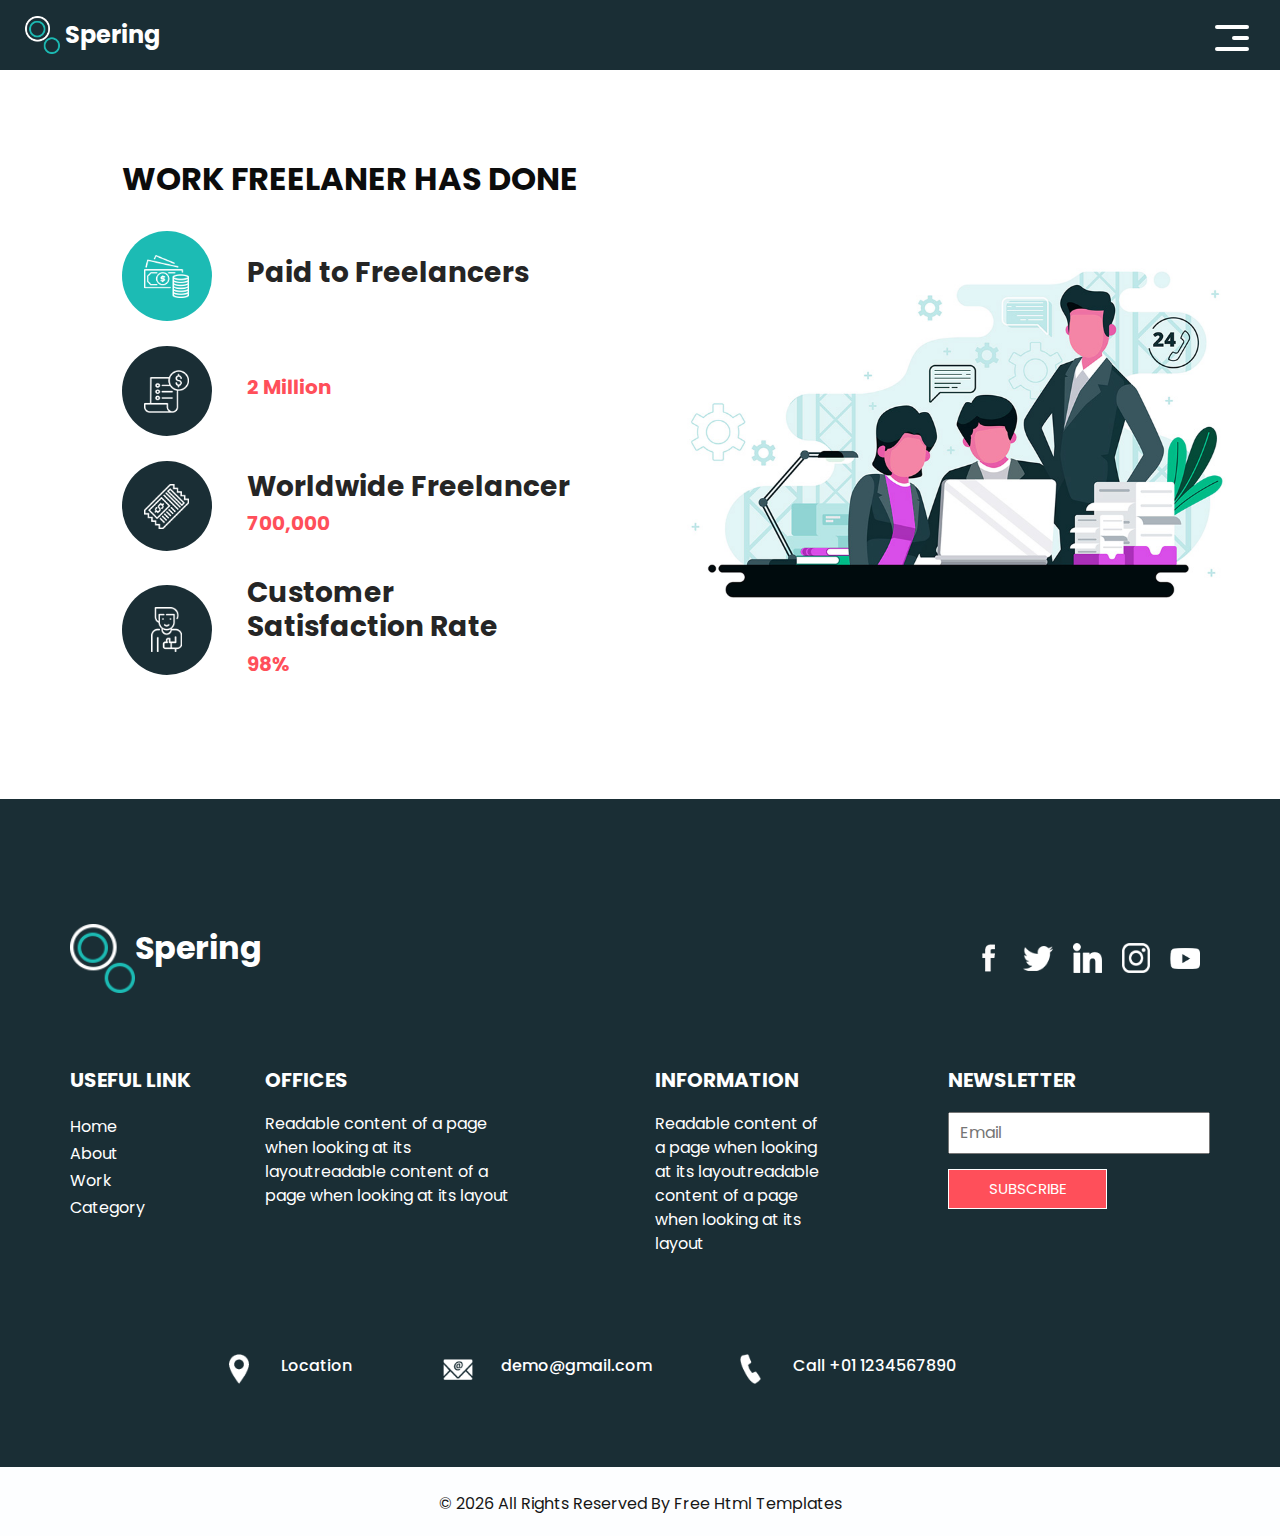
<file: work.html>
<!DOCTYPE html>
<html>

<head>
  <!-- Basic -->
  <meta charset="utf-8" />
  <meta http-equiv="X-UA-Compatible" content="IE=edge" />
  <!-- Mobile Metas -->
  <meta name="viewport" content="width=device-width, initial-scale=1, shrink-to-fit=no" />
  <!-- Site Metas -->
  <meta name="keywords" content="" />
  <meta name="description" content="" />
  <meta name="author" content="" />

  <title>Spering</title>

  <!-- bootstrap core css -->
  <link rel="stylesheet" type="text/css" href="css/bootstrap.css" />

  <link href="https://fonts.googleapis.com/css?family=Poppins:400,700&display=swap" rel="stylesheet">
  <!-- Custom styles for this template -->
  <link href="css/style.css" rel="stylesheet" />
  <!-- responsive style -->
  <link href="css/responsive.css" rel="stylesheet" />
</head>

<body class="sub_page">
  <div class="hero_area">
    <!-- header section strats -->
    <header class="header_section">
      <div class="container-fluid">
        <nav class="navbar navbar-expand-lg custom_nav-container">
          <a class="navbar-brand" href="index.html">
            <img src="images/logo.png" alt="" />
            <span>
              Spering
            </span>
          </a>
          <button class="navbar-toggler" type="button" data-toggle="collapse" data-target="#navbarSupportedContent" aria-controls="navbarSupportedContent" aria-expanded="false" aria-label="Toggle navigation">
            <span class="navbar-toggler-icon"></span>
          </button>

          <div class="collapse navbar-collapse" id="navbarSupportedContent">
            <ul class="navbar-nav  ">
              <li class="nav-item ">
                <a class="nav-link" href="index.html">Home <span class="sr-only">(current)</span></a>
              </li>
              <li class="nav-item">
                <a class="nav-link" href="about.html"> About</a>
              </li>
              <li class="nav-item active">
                <a class="nav-link" href="work.html">Work </a>
              </li>
              <li class="nav-item">
                <a class="nav-link" href="category.html"> Category </a>
              </li>
            </ul>
            <div class="user_option">
              <a href="">
                <span>
                  Login
                </span>
              </a>
              <form class="form-inline my-2 my-lg-0 ml-0 ml-lg-4 mb-3 mb-lg-0">
                <button class="btn  my-2 my-sm-0 nav_search-btn" type="submit"></button>
              </form>
            </div>
          </div>
          <div>
            <div class="custom_menu-btn ">
              <button>
                <span class=" s-1">

                </span>
                <span class="s-2">

                </span>
                <span class="s-3">

                </span>
              </button>
            </div>
          </div>

        </nav>
      </div>
    </header>
    <!-- end header section -->
  </div>


  <!-- freelance section -->

  <section class="freelance_section layout_padding">
    <div id="accordion">
      <div class="container-fluid">
        <div class="row">
          <div class="col-md-5 offset-md-1">
            <div class="detail-box">
              <div class="heading_container">
                <h2>
                  Work Freelaner Has Done
                </h2>
              </div>
              <div class="tab_container">
                <div class="t-link-box" data-toggle="collapse" data-target="#collapseOne" aria-expanded="true" aria-controls="collapseOne">
                  <div class="img-box">
                    <img src="images/f1.png" alt="">
                  </div>
                  <div class="detail-box">
                    <h3>
                      Paid to Freelancers
                    </h3>
                  </div>
                </div>
                <div class="t-link-box collapsed" data-toggle="collapse" data-target="#collapseTwo" aria-expanded="false" aria-controls="collapseTwo">
                  <div class="img-box">
                    <img src="images/f2.png" alt="">
                  </div>
                  <div class="detail-box">
                    <h5>
                      2 Million
                    </h5>
                  </div>
                </div>
                <div class="t-link-box collapsed" data-toggle="collapse" data-target="#collapseThree" aria-expanded="false" aria-controls="collapseThree">
                  <div class="img-box">
                    <img src="images/f3.png" alt="">
                  </div>
                  <div class="detail-box">
                    <h3>
                      Worldwide Freelancer
                    </h3>
                    <h5>
                      700,000
                    </h5>
                  </div>
                </div>
                <div class="t-link-box collapsed" data-toggle="collapse" data-target="#collapseFour" aria-expanded="false" aria-controls="collapseFour">
                  <div class="img-box">
                    <img src="images/f4.png" alt="">
                  </div>
                  <div class="detail-box">
                    <h3>
                      Customer <br>
                      Satisfaction Rate
                    </h3>
                    <h5>
                      98%
                    </h5>
                  </div>
                </div>
              </div>
            </div>
          </div>
          <div class="col-md-6">
            <div class="collapse show" id="collapseOne" aria-labelledby="headingOne" data-parent="#accordion">
              <div class="img-box">
                <img src="images/freelance-img.jpg" alt="">
              </div>
            </div>
            <div class="collapse" id="collapseTwo" aria-labelledby="headingTwo" data-parent="#accordion">
              <div class="img-box">
                <img src="images/freelance-img.jpg" alt="">
              </div>
            </div>
            <div class="collapse" id="collapseThree" aria-labelledby="headingThree" data-parent="#accordion">
              <div class="img-box">
                <img src="images/freelance-img.jpg" alt="">
              </div>
            </div>
            <div class="collapse" id="collapseFour" aria-labelledby="headingfour" data-parent="#accordion">
              <div class="img-box">
                <img src="images/freelance-img.jpg" alt="">
              </div>
            </div>
          </div>
        </div>
      </div>
    </div>
  </section>

  <!-- end freelance section -->

  <!-- info section -->

  <section class="info_section ">
    <div class="info_container layout_padding-top">
      <div class="container">
        <div class="info_top">
          <div class="info_logo">
            <img src="images/logo.png" alt="" />
            <span>
              Spering
            </span>
          </div>
          <div class="social_box">
            <a href="#">
              <img src="images/fb.png" alt="">
            </a>
            <a href="#">
              <img src="images/twitter.png" alt="">
            </a>
            <a href="#">
              <img src="images/linkedin.png" alt="">
            </a>
            <a href="#">
              <img src="images/instagram.png" alt="">
            </a>
            <a href="#">
              <img src="images/youtube.png" alt="">
            </a>
          </div>
        </div>

        <div class="info_main">
          <div class="row">
            <div class="col-md-3 col-lg-2">
              <div class="info_link-box">
                <h5>
                  Useful Link
                </h5>
                <ul>
                  <li class=" active">
                    <a class="" href="index.html">Home <span class="sr-only">(current)</span></a>
                  </li>
                  <li class="">
                    <a class="" href="about.html">About </a>
                  </li>
                  <li class="">
                    <a class="" href="work.html">Work </a>
                  </li>
                  <li class="">
                    <a class="" href="category.html">Category </a>
                  </li>
                </ul>
              </div>
            </div>
            <div class="col-md-3 ">
              <h5>
                Offices
              </h5>
              <p>
                Readable content of a page when looking at its layoutreadable content of a page when looking at its layout
              </p>
            </div>

            <div class="col-md-3 col-lg-2 offset-lg-1">
              <h5>
                Information
              </h5>
              <p>
                Readable content of a page when looking at its layoutreadable content of a page when looking at its layout
              </p>
            </div>

            <div class="col-md-3  offset-lg-1">
              <div class="info_form ">
                <h5>
                  Newsletter
                </h5>
                <form action="">
                  <input type="email" placeholder="Email">
                  <button>
                    Subscribe
                  </button>
                </form>
              </div>
            </div>
          </div>
        </div>
        <div class="row">
          <div class="col-lg-9 col-md-10 mx-auto">
            <div class="info_contact layout_padding2">
              <div class="row">
                <div class="col-md-3">
                  <a href="#" class="link-box">
                    <div class="img-box">
                      <img src="images/location.png" alt="">
                    </div>
                    <div class="detail-box">
                      <h6>
                        Location
                      </h6>
                    </div>
                  </a>
                </div>
                <div class="col-md-4">
                  <a href="#" class="link-box">
                    <div class="img-box">
                      <img src="images/mail.png" alt="">
                    </div>
                    <div class="detail-box">
                      <h6>
                        demo@gmail.com
                      </h6>
                    </div>
                  </a>
                </div>
                <div class="col-md-5">
                  <a href="#" class="link-box">
                    <div class="img-box">
                      <img src="images/call.png" alt="">
                    </div>
                    <div class="detail-box">
                      <h6>
                        Call +01 1234567890
                      </h6>
                    </div>
                  </a>
                </div>
              </div>
            </div>
          </div>
        </div>

      </div>
    </div>
  </section>

  <!-- end info section -->

  <!-- footer section -->
  <footer class="container-fluid footer_section ">
    <div class="container">
      <p>
        &copy; <span id="displayDate"></span> All Rights Reserved By
        <a href="https://html.design/">Free Html Templates</a>
      </p>
    </div>
  </footer>
  <!-- end  footer section -->


  <script src="js/jquery-3.4.1.min.js"></script>
  <script src="js/bootstrap.js"></script>
  <script src="js/custom.js"></script>



</body>
</body>

</html>
</file>
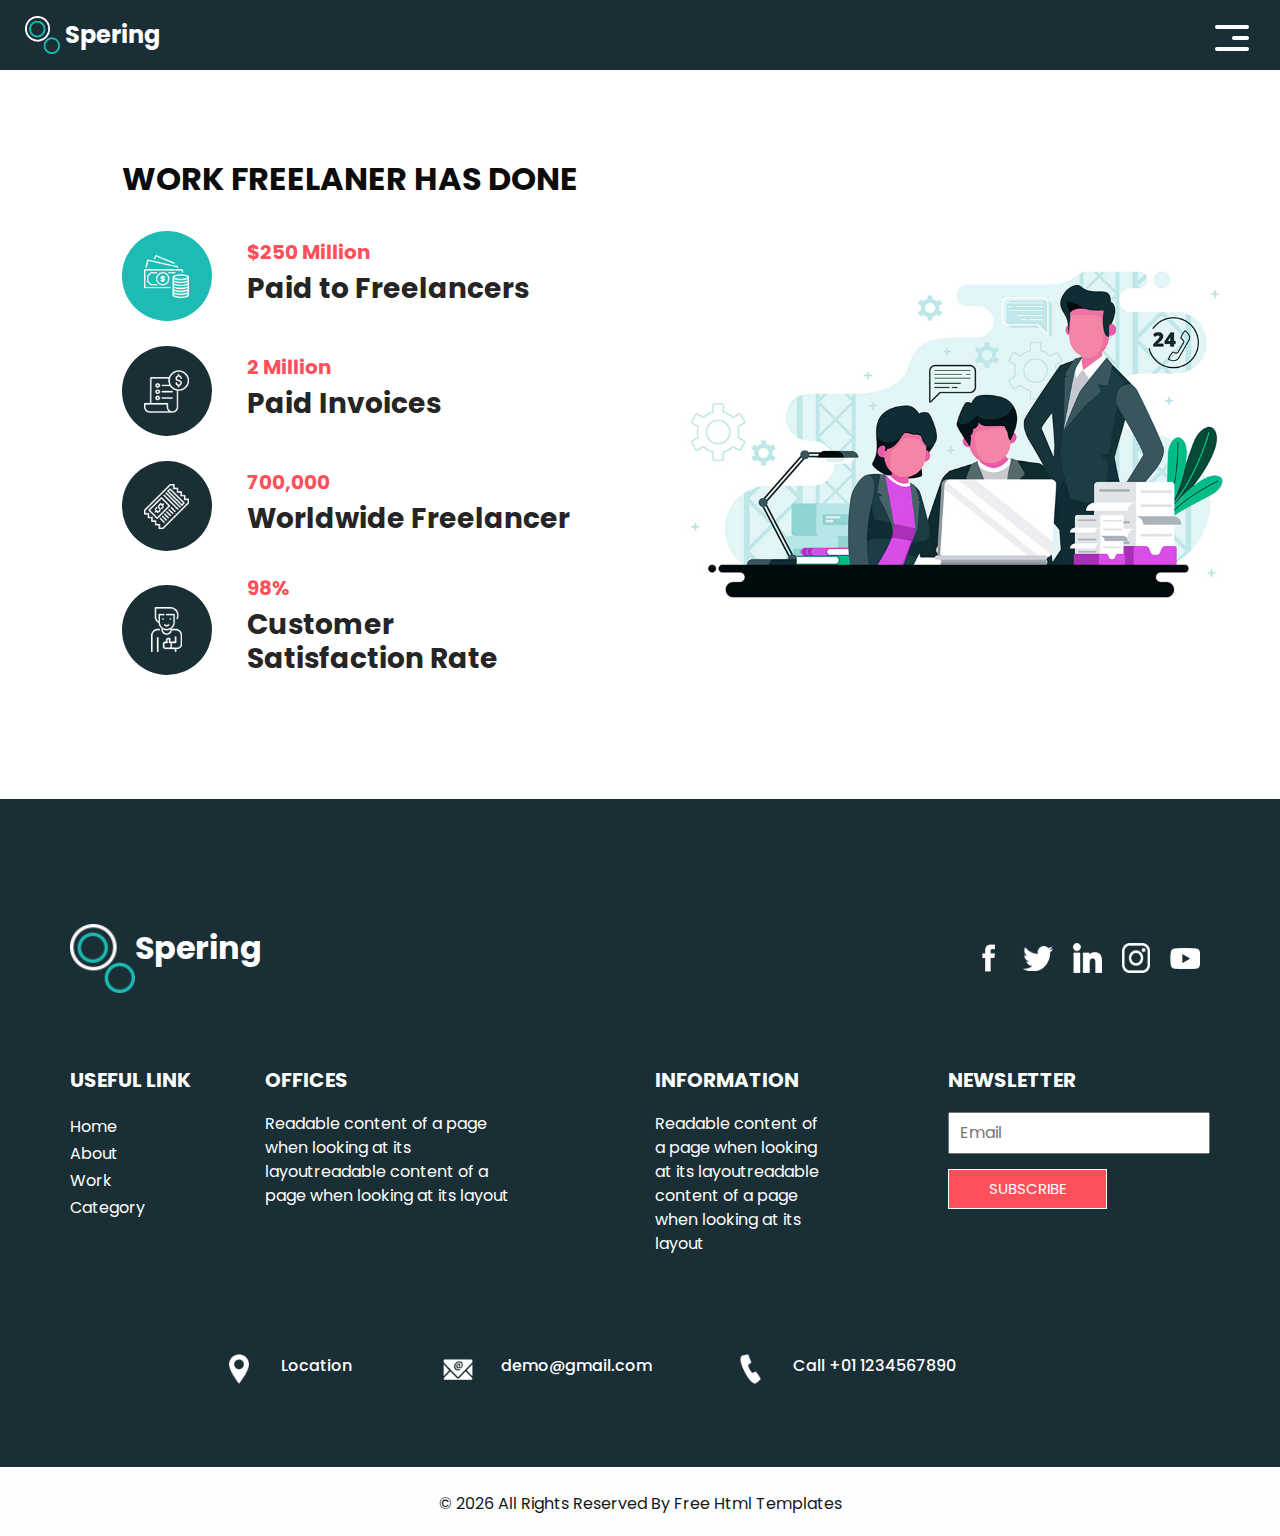
<file: spering-html/work.html>
<!DOCTYPE html>
<html>

<head>
  <!-- Basic -->
  <meta charset="utf-8" />
  <meta http-equiv="X-UA-Compatible" content="IE=edge" />
  <!-- Mobile Metas -->
  <meta name="viewport" content="width=device-width, initial-scale=1, shrink-to-fit=no" />
  <!-- Site Metas -->
  <meta name="keywords" content="" />
  <meta name="description" content="" />
  <meta name="author" content="" />

  <title>Spering</title>

  <!-- bootstrap core css -->
  <link rel="stylesheet" type="text/css" href="css/bootstrap.css" />

  <link href="https://fonts.googleapis.com/css?family=Poppins:400,700&display=swap" rel="stylesheet">
  <!-- Custom styles for this template -->
  <link href="css/style.css" rel="stylesheet" />
  <!-- responsive style -->
  <link href="css/responsive.css" rel="stylesheet" />
</head>

<body class="sub_page">
  <div class="hero_area">
    <!-- header section strats -->
    <header class="header_section">
      <div class="container-fluid">
        <nav class="navbar navbar-expand-lg custom_nav-container">
          <a class="navbar-brand" href="index.html">
            <img src="images/logo.png" alt="" />
            <span>
              Spering
            </span>
          </a>
          <button class="navbar-toggler" type="button" data-toggle="collapse" data-target="#navbarSupportedContent" aria-controls="navbarSupportedContent" aria-expanded="false" aria-label="Toggle navigation">
            <span class="navbar-toggler-icon"></span>
          </button>

          <div class="collapse navbar-collapse" id="navbarSupportedContent">
            <ul class="navbar-nav  ">
              <li class="nav-item ">
                <a class="nav-link" href="index.html">Home <span class="sr-only">(current)</span></a>
              </li>
              <li class="nav-item">
                <a class="nav-link" href="about.html"> About</a>
              </li>
              <li class="nav-item active">
                <a class="nav-link" href="work.html">Work </a>
              </li>
              <li class="nav-item">
                <a class="nav-link" href="category.html"> Category </a>
              </li>
            </ul>
            <div class="user_option">
              <a href="">
                <span>
                  Login
                </span>
              </a>
              <form class="form-inline my-2 my-lg-0 ml-0 ml-lg-4 mb-3 mb-lg-0">
                <button class="btn  my-2 my-sm-0 nav_search-btn" type="submit"></button>
              </form>
            </div>
          </div>
          <div>
            <div class="custom_menu-btn ">
              <button>
                <span class=" s-1">

                </span>
                <span class="s-2">

                </span>
                <span class="s-3">

                </span>
              </button>
            </div>
          </div>

        </nav>
      </div>
    </header>
    <!-- end header section -->
  </div>


  <!-- freelance section -->

  <section class="freelance_section layout_padding">
    <div id="accordion">
      <div class="container-fluid">
        <div class="row">
          <div class="col-md-5 offset-md-1">
            <div class="detail-box">
              <div class="heading_container">
                <h2>
                  Work Freelaner Has Done
                </h2>
              </div>
              <div class="tab_container">
                <div class="t-link-box" data-toggle="collapse" data-target="#collapseOne" aria-expanded="true" aria-controls="collapseOne">
                  <div class="img-box">
                    <img src="images/f1.png" alt="">
                  </div>
                  <div class="detail-box">
                    <h5>
                      $250 Million
                    </h5>
                    <h3>
                      Paid to Freelancers
                    </h3>
                  </div>
                </div>
                <div class="t-link-box collapsed" data-toggle="collapse" data-target="#collapseTwo" aria-expanded="false" aria-controls="collapseTwo">
                  <div class="img-box">
                    <img src="images/f2.png" alt="">
                  </div>
                  <div class="detail-box">
                    <h5>
                      2 Million
                    </h5>
                    <h3>
                      Paid Invoices
                    </h3>
                  </div>
                </div>
                <div class="t-link-box collapsed" data-toggle="collapse" data-target="#collapseThree" aria-expanded="false" aria-controls="collapseThree">
                  <div class="img-box">
                    <img src="images/f3.png" alt="">
                  </div>
                  <div class="detail-box">
                    <h5>
                      700,000
                    </h5>
                    <h3>
                      Worldwide Freelancer
                    </h3>
                  </div>
                </div>
                <div class="t-link-box collapsed" data-toggle="collapse" data-target="#collapseFour" aria-expanded="false" aria-controls="collapseFour">
                  <div class="img-box">
                    <img src="images/f4.png" alt="">
                  </div>
                  <div class="detail-box">
                    <h5>
                      98%
                    </h5>
                    <h3>
                      Customer <br>
                      Satisfaction Rate
                    </h3>
                  </div>
                </div>
              </div>
            </div>
          </div>
          <div class="col-md-6">
            <div class="collapse show" id="collapseOne" aria-labelledby="headingOne" data-parent="#accordion">
              <div class="img-box">
                <img src="images/freelance-img.jpg" alt="">
              </div>
            </div>
            <div class="collapse" id="collapseTwo" aria-labelledby="headingTwo" data-parent="#accordion">
              <div class="img-box">
                <img src="images/freelance-img.jpg" alt="">
              </div>
            </div>
            <div class="collapse" id="collapseThree" aria-labelledby="headingThree" data-parent="#accordion">
              <div class="img-box">
                <img src="images/freelance-img.jpg" alt="">
              </div>
            </div>
            <div class="collapse" id="collapseFour" aria-labelledby="headingfour" data-parent="#accordion">
              <div class="img-box">
                <img src="images/freelance-img.jpg" alt="">
              </div>
            </div>
          </div>
        </div>
      </div>
    </div>
  </section>

  <!-- end freelance section -->

  <!-- info section -->

  <section class="info_section ">
    <div class="info_container layout_padding-top">
      <div class="container">
        <div class="info_top">
          <div class="info_logo">
            <img src="images/logo.png" alt="" />
            <span>
              Spering
            </span>
          </div>
          <div class="social_box">
            <a href="#">
              <img src="images/fb.png" alt="">
            </a>
            <a href="#">
              <img src="images/twitter.png" alt="">
            </a>
            <a href="#">
              <img src="images/linkedin.png" alt="">
            </a>
            <a href="#">
              <img src="images/instagram.png" alt="">
            </a>
            <a href="#">
              <img src="images/youtube.png" alt="">
            </a>
          </div>
        </div>

        <div class="info_main">
          <div class="row">
            <div class="col-md-3 col-lg-2">
              <div class="info_link-box">
                <h5>
                  Useful Link
                </h5>
                <ul>
                  <li class=" active">
                    <a class="" href="index.html">Home <span class="sr-only">(current)</span></a>
                  </li>
                  <li class="">
                    <a class="" href="about.html">About </a>
                  </li>
                  <li class="">
                    <a class="" href="work.html">Work </a>
                  </li>
                  <li class="">
                    <a class="" href="category.html">Category </a>
                  </li>
                </ul>
              </div>
            </div>
            <div class="col-md-3 ">
              <h5>
                Offices
              </h5>
              <p>
                Readable content of a page when looking at its layoutreadable content of a page when looking at its layout
              </p>
            </div>

            <div class="col-md-3 col-lg-2 offset-lg-1">
              <h5>
                Information
              </h5>
              <p>
                Readable content of a page when looking at its layoutreadable content of a page when looking at its layout
              </p>
            </div>

            <div class="col-md-3  offset-lg-1">
              <div class="info_form ">
                <h5>
                  Newsletter
                </h5>
                <form action="">
                  <input type="email" placeholder="Email">
                  <button>
                    Subscribe
                  </button>
                </form>
              </div>
            </div>
          </div>
        </div>
        <div class="row">
          <div class="col-lg-9 col-md-10 mx-auto">
            <div class="info_contact layout_padding2">
              <div class="row">
                <div class="col-md-3">
                  <a href="#" class="link-box">
                    <div class="img-box">
                      <img src="images/location.png" alt="">
                    </div>
                    <div class="detail-box">
                      <h6>
                        Location
                      </h6>
                    </div>
                  </a>
                </div>
                <div class="col-md-4">
                  <a href="#" class="link-box">
                    <div class="img-box">
                      <img src="images/mail.png" alt="">
                    </div>
                    <div class="detail-box">
                      <h6>
                        demo@gmail.com
                      </h6>
                    </div>
                  </a>
                </div>
                <div class="col-md-5">
                  <a href="#" class="link-box">
                    <div class="img-box">
                      <img src="images/call.png" alt="">
                    </div>
                    <div class="detail-box">
                      <h6>
                        Call +01 1234567890
                      </h6>
                    </div>
                  </a>
                </div>
              </div>
            </div>
          </div>
        </div>

      </div>
    </div>
  </section>

  <!-- end info section -->

  <!-- footer section -->
  <footer class="container-fluid footer_section ">
    <div class="container">
      <p>
        &copy; <span id="displayDate"></span> All Rights Reserved By
        <a href="https://html.design/">Free Html Templates</a>
      </p>
    </div>
  </footer>
  <!-- end  footer section -->


  <script src="js/jquery-3.4.1.min.js"></script>
  <script src="js/bootstrap.js"></script>
  <script src="js/custom.js"></script>



</body>
</body>

</html>
</file>
<file: css/style.css>
body {
  font-family: 'Poppins', sans-serif;
  color: #0c0c0c;
  background-color: #ffffff;
}

.layout_padding {
  padding-top: 90px;
  padding-bottom: 90px;
}

.layout_padding2 {
  padding: 45px 0;
}

.layout_padding2-top {
  padding-top: 45px;
  padding-bottom: 45px;
}

.layout_padding2-bottom {
  padding-bottom: 45px;
}

.layout_padding-top {
  padding-top: 90px;
}

.layout_padding-bottom {
  padding-bottom: 90px;
}

.heading_container {
  display: -webkit-box;
  display: -ms-flexbox;
  display: flex;
}

.heading_container h2 {
  font-weight: bold;
  text-transform: uppercase;
}

/*header section*/
.hero_area {
  height: calc(100vh - 30px);
  background: -webkit-gradient(linear, left top, right top, color-stop(55%, #1a2e35), color-stop(55%, #1cbbb4));
  background: linear-gradient(to right, #1a2e35 55%, #1cbbb4 55%);
  display: -webkit-box;
  display: -ms-flexbox;
  display: flex;
  -webkit-box-orient: vertical;
  -webkit-box-direction: normal;
      -ms-flex-direction: column;
          flex-direction: column;
  position: relative;
}

.sub_page .hero_area {
  height: auto;
  background: none;
  background-color: #1a2e35;
}

.hero_area.sub_pages {
  height: auto;
}

.header_section {
  overflow-x: hidden;
}

.header_section .container-fluid {
  padding-right: 25px;
  padding-left: 25px;
}

.header_section .nav_container {
  margin: 0 auto;
}

.header_section .user_option {
  display: -webkit-box;
  display: -ms-flexbox;
  display: flex;
  -webkit-box-align: center;
      -ms-flex-align: center;
          align-items: center;
}

.header_section .user_option a {
  display: -webkit-box;
  display: -ms-flexbox;
  display: flex;
  color: #ffffff;
  -webkit-box-align: center;
      -ms-flex-align: center;
          align-items: center;
}

.header_section .user_option a img {
  min-width: 20px;
  height: 20px;
  margin-right: 5px;
}

.custom_nav-container.navbar-expand-lg .navbar-nav .nav-item .nav-link {
  padding: 10px 15px;
  color: #ffffff;
  text-align: center;
}

a,
a:hover,
a:focus {
  text-decoration: none;
}

a:hover,
a:focus {
  color: initial;
}

.btn,
.btn:focus {
  outline: none !important;
  -webkit-box-shadow: none;
          box-shadow: none;
}

.custom_nav-container .nav_search-btn {
  background-image: url(../images/search-icon.png);
  background-size: 17px;
  background-repeat: no-repeat;
  background-position-y: 7px;
  width: 35px;
  height: 35px;
  padding: 0;
  border: none;
}

.custom_nav-container form {
  padding-top: 7px;
}

.navbar-brand {
  margin-right: 5%;
  display: -webkit-box;
  display: -ms-flexbox;
  display: flex;
  -webkit-box-align: center;
      -ms-flex-align: center;
          align-items: center;
}

.navbar-brand img {
  width: 35px;
  margin-right: 5px;
}

.navbar-brand span {
  font-weight: bold;
  color: #ffffff;
  font-size: 24px;
}

.custom_nav-container {
  z-index: 99999;
  padding: 0;
  height: 70px;
}

.custom_nav-container .navbar-toggler {
  outline: none;
}

.custom_nav-container .navbar-toggler .navbar-toggler-icon {
  background-image: url(../images/menu.png);
  background-size: 30px;
  width: 32px;
  height: 32px;
}

.lg_toggl-btn {
  background-color: transparent;
  border: none;
  outline: none;
  width: 56px;
  height: 40px;
  cursor: pointer;
}

.lg_toggl-btn:focus {
  outline: none;
}

.login_btn-container {
  padding-top: 30px;
}

.login_btn-container a {
  color: #1cbbb4;
  text-transform: uppercase;
}

/*end header section*/
/* slider section */
.slider_section {
  -webkit-box-flex: 1;
      -ms-flex: 1;
          flex: 1;
  display: -webkit-box;
  display: -ms-flexbox;
  display: flex;
  -webkit-box-align: center;
      -ms-flex-align: center;
          align-items: center;
  position: relative;
}

.slider_section .row {
  -webkit-box-align: center;
      -ms-flex-align: center;
          align-items: center;
}

.slider_section .row > div {
  position: unset;
}

.slider_section .detail-box h1 {
  color: #ffffff;
  font-weight: bold;
  text-transform: uppercase;
}

.slider_section .detail-box p {
  color: #ffffff;
  margin-top: 15px;
}

.slider_section .detail-box .btn-box {
  display: -webkit-box;
  display: -ms-flexbox;
  display: flex;
  -ms-flex-wrap: wrap;
      flex-wrap: wrap;
  margin: 45px -5px 0 -5px;
}

.slider_section .detail-box .btn-box a {
  text-align: center;
  width: 165px;
  font-size: 15px;
  margin: 5px;
}

.slider_section .detail-box .btn-box .btn-1 {
  display: inline-block;
  padding: 10px 0;
  background-color: #b71c1c;
  color: #F5F5F5;
  -webkit-transition: all 0.3s;
  transition: all 0.3s;
  border: 1px solid transparent;
  border-radius: 0;
}

.slider_section .detail-box .btn-box .btn-1:hover {
  background-color: #8B0000;
  color: #FFFFFF;

}

.slider_section .detail-box .btn-box .btn-2 {
  display: inline-block;
  padding: 10px 0;
  background-color: #ffffff;
  color: #252525;
  -webkit-transition: all 0.3s;
  transition: all 0.3s;
  border: 1px solid transparent;
  border-radius: 0;
}

.slider_section .detail-box .btn-box .btn-2:hover {
  background-color: transparent;
  border-color: #ffffff;
  color: #ffffff;
}

.slider_section .img-container .img-box img {
  width: 100%;
}

.slider_section #carouselExampleIndicators {
  position: unset;
  width: 100%;
}

.slider_section .carousel_btn-container {
  width: 120px;
  position: absolute;
  bottom: 0;
  display: -webkit-box;
  display: -ms-flexbox;
  display: flex;
  -webkit-box-pack: justify;
      -ms-flex-pack: justify;
          justify-content: space-between;
  left: 8.5%;
  z-index: 999;
  -webkit-transform: translateY(50%);
          transform: translateY(50%);
}

.slider_section .carousel_btn-container .carousel-control-prev,
.slider_section .carousel_btn-container .carousel-control-next {
  position: relative;
  width: 55px;
  height: 55px;
  border: none;
  border-radius: 100%;
  opacity: 1;
  background-repeat: no-repeat;
  background-size: 14px;
  background-position: center;
  background-color: #1cbbb4;
  margin: 2px;
}

.slider_section .carousel_btn-container .carousel-control-prev:hover,
.slider_section .carousel_btn-container .carousel-control-next:hover {
  background-color: #ff4f5a;
}

.slider_section .carousel_btn-container .carousel-control-prev {
  background-image: url(../images/prev.png);
}

.slider_section .carousel_btn-container .carousel-control-next {
  background-image: url(../images/next.png);
}

.slider_section ol.carousel-indicators {
  margin: 0;
  width: 75px;
  bottom: 45px;
  left: initial;
  right: 25px;
}

.slider_section ol.carousel-indicators li {
  border-radius: 100%;
  text-indent: 0px;
  text-align: center;
  line-height: 55px;
  color: #ffffff;
  background-color: transparent;
  opacity: 1;
  display: none;
}

.slider_section ol.carousel-indicators li.active {
  display: block;
}

.experience_section .row {
  -webkit-box-align: center;
      -ms-flex-align: center;
          align-items: center;
}

.experience_section .detail-box p {
  margin-top: 20px;
}

.experience_section .detail-box .btn-box {
  display: -webkit-box;
  display: -ms-flexbox;
  display: flex;
  -ms-flex-wrap: wrap;
      flex-wrap: wrap;
  margin: 45px -5px 0 -5px;
}

.experience_section .detail-box .btn-box a {
  text-align: center;
  width: 165px;
  font-size: 15px;
  margin: 5px;
}

.experience_section .detail-box .btn-box .btn-1 {
  display: inline-block;
  padding: 10px 0;
  background-color: #ff4f5a;
  color: #ffffff;
  -webkit-transition: all 0.3s;
  transition: all 0.3s;
  border: 1px solid transparent;
  border-radius: 0;
}

.experience_section .detail-box .btn-box .btn-1:hover {
  background-color: transparent;
  border-color: #ff4f5a;
  color: #ff4f5a;
}

.experience_section .detail-box .btn-box .btn-2 {
  display: inline-block;
  padding: 10px 0;
  background-color: #1a2e35;
  color: #ffffff;
  -webkit-transition: all 0.3s;
  transition: all 0.3s;
  border: 1px solid transparent;
  border-radius: 0;
}

.experience_section .detail-box .btn-box .btn-2:hover {
  background-color: transparent;
  border-color: #1a2e35;
  color: #1a2e35;
}

.experience_section .img-box img {
  width: 100%;
}

.category_section {
  background-color: #0a7a75;
  color: #ffffff;
  text-align: center;
}

.category_section .heading_container {
  -webkit-box-pack: center;
      -ms-flex-pack: center;
          justify-content: center;
}

.category_section .heading_container h2 {
  border-bottom: 1px solid #ffffff;
}

.category_section .category_container {
  display: -webkit-box;
  display: -ms-flexbox;
  display: flex;
  -ms-flex-wrap: wrap;
      flex-wrap: wrap;
  -webkit-box-pack: justify;
      -ms-flex-pack: justify;
          justify-content: space-between;
  margin-top: 25px;
}

.category_section .category_container .box {
  display: -webkit-box;
  display: -ms-flexbox;
  display: flex;
  -webkit-box-orient: vertical;
  -webkit-box-direction: normal;
      -ms-flex-direction: column;
          flex-direction: column;
  -webkit-box-align: center;
      -ms-flex-align: center;
          align-items: center;
  margin: 10px 0;
  min-width: 130px;
  -ms-flex-preferred-size: 26%;
      flex-basis: 26%;
}

.category_section .category_container .box .img-box {
  width: 120px;
  height: 120px;
  display: -webkit-box;
  display: -ms-flexbox;
  display: flex;
  -webkit-box-pack: center;
      -ms-flex-pack: center;
          justify-content: center;
  -webkit-box-align: center;
      -ms-flex-align: center;
          align-items: center;
}

.about_section {
  text-align: center;
}

.about_section .img-box img {
  width: 100%;
}

.about_section .detail-box h2 {
  font-weight: bold;
  text-transform: uppercase;
}

.about_section .detail-box p {
  margin-top: 15px;
}

.about_section .detail-box a {
  display: inline-block;
  padding: 10px 45px;
  background-color: #ff4f5a;
  color: #ffffff;
  -webkit-transition: all 0.3s;
  transition: all 0.3s;
  border: 1px solid transparent;
  border-radius: 0;
  margin-top: 25px;
}

.about_section .detail-box a:hover {
  background-color: transparent;
  border-color: #ff4f5a;
  color: #ff4f5a;
}

.freelance_section .row {
  -webkit-box-align: center;
      -ms-flex-align: center;
          align-items: center;
}

.freelance_section .tab_container .t-link-box {
  margin: 25px 0;
  display: -webkit-box;
  display: -ms-flexbox;
  display: flex;
  -webkit-box-align: center;
      -ms-flex-align: center;
          align-items: center;
  cursor: pointer;
}

.freelance_section .tab_container .t-link-box .img-box {
  width: 90px;
  height: 90px;
  min-width: 90px;
  min-height: 90px;
  display: -webkit-box;
  display: -ms-flexbox;
  display: flex;
  -webkit-box-pack: center;
      -ms-flex-pack: center;
          justify-content: center;
  -webkit-box-align: center;
      -ms-flex-align: center;
          align-items: center;
  background-color: #1a2e35;
  border-radius: 100%;
  margin-right: 35px;
}

.freelance_section .tab_container .t-link-box .img-box img {
  width: auto;
  height: auto;
  max-width: 45px;
  max-height: 45px;
}

.freelance_section .tab_container .t-link-box .detail-box h5 {
  font-weight: bold;
  color: #ff4f5a;
}

.freelance_section .tab_container .t-link-box .detail-box h3 {
  font-weight: bold;
  color: #252525;
}

.freelance_section .tab_container .t-link-box[aria-expanded="true"] .img-box, .freelance_section .tab_container .t-link-box:hover .img-box {
  background-color: #1cbbb4;
}

.freelance_section .img-box img {
  width: 100%;
}

.client_section .heading_container {
  -webkit-box-pack: center;
      -ms-flex-pack: center;
          justify-content: center;
  margin-bottom: 25px;
}

.client_section .detail-box {
  text-align: center;
  margin: 25px 35px;
  padding: 45px 65px 35px 65px;
  -webkit-box-shadow: 0px 0px 20px 0 rgba(0, 0, 0, 0.2);
          box-shadow: 0px 0px 20px 0 rgba(0, 0, 0, 0.2);
}

.client_section .detail-box h4 {
  font-weight: bold;
}

.client_section .detail-box p {
  margin-top: 15px;
  margin-bottom: 25px;
}

.client_section .carousel-control-prev,
.client_section .carousel-control-next {
  top: 50%;
  width: 65px;
  height: 65px;
  border: none;
  border-radius: 100%;
  opacity: 1;
  background-repeat: no-repeat;
  background-size: 10px;
  background-position: center;
  background-color: #1a2e35;
  margin: 2px;
  -webkit-transform: translateY(-50%);
          transform: translateY(-50%);
}

.client_section .carousel-control-prev {
  background-image: url(../images/prev-angle.png);
}

.client_section .carousel-control-next {
  background-image: url(../images/next-angle.png);
}

/* info section */
.info_section {
  position: relative;
  background-color: #1a2e35;
  color: #ffffff;
}

.info_section .heading_container {
  margin-bottom: 45px;
}

.info_section h5 {
  text-transform: uppercase;
  font-weight: bold;
  margin-bottom: 20px;
}

.info_section .info_top {
  display: -webkit-box;
  display: -ms-flexbox;
  display: flex;
  -webkit-box-align: center;
      -ms-flex-align: center;
          align-items: center;
  -webkit-box-pack: justify;
      -ms-flex-pack: justify;
          justify-content: space-between;
  margin-top: 35px;
  margin-bottom: 75px;
}

.info_section .info_top .info_logo {
  display: -webkit-box;
  display: -ms-flexbox;
  display: flex;
}

.info_section .info_top .info_logo img {
  width: 65px;
}

.info_section .info_top .info_logo span {
  color: #ffffff;
  font-weight: bold;
  font-size: 32px;
}

.info_section .info_top .social_box {
  display: -webkit-box;
  display: -ms-flexbox;
  display: flex;
  -webkit-box-align: center;
      -ms-flex-align: center;
          align-items: center;
}

.info_section .info_top .social_box a {
  margin: 0 10px;
}

.info_section .info_top .social_box a img {
  width: auto;
  height: auto;
  max-width: 30px;
  max-height: 30px;
}

.info_section a {
  text-transform: none;
}

.info_section ul {
  padding: 0;
}

.info_section ul li {
  list-style-type: none;
  margin: 3px 0;
}

.info_section ul li a {
  color: #ffffff;
}

.info_section .info_link-box {
  display: -webkit-box;
  display: -ms-flexbox;
  display: flex;
  -webkit-box-orient: vertical;
  -webkit-box-direction: normal;
      -ms-flex-direction: column;
          flex-direction: column;
}

.info_section .info_form form input {
  outline: none;
  width: 100%;
  padding: 7px 10px;
}

.info_section .info_form form button {
  display: inline-block;
  padding: 8px 40px;
  background-color: #ff4f5a;
  color: #ffffff;
  -webkit-transition: all 0.3s;
  transition: all 0.3s;
  border: 1px solid transparent;
  border-radius: 0;
  border: 1.5px solid #ffffff;
  margin-top: 15px;
  text-transform: uppercase;
  font-size: 15px;
}

.info_section .info_form form button:hover {
  background-color: transparent;
  border-color: #ff4f5a;
  color: #ff4f5a;
}

.info_section .info_contact .link-box {
  display: -webkit-box;
  display: -ms-flexbox;
  display: flex;
  -webkit-box-align: center;
      -ms-flex-align: center;
          align-items: center;
  margin: 30px 0;
  color: #ffffff;
}

.info_section .info_contact .link-box .img-box {
  display: -webkit-box;
  display: -ms-flexbox;
  display: flex;
  -webkit-box-pack: center;
      -ms-flex-pack: center;
          justify-content: center;
  -webkit-box-align: center;
      -ms-flex-align: center;
          align-items: center;
  min-width: 45px;
  min-height: 45px;
  margin-right: 20px;
}

.info_section .info_contact .link-box .img-box img {
  width: auto;
  height: auto;
  max-width: 30px;
  max-height: 30px;
}

/* end info section */
/* footer section*/
.footer_section {
  display: -webkit-box;
  display: -ms-flexbox;
  display: flex;
  -webkit-box-orient: vertical;
  -webkit-box-direction: normal;
      -ms-flex-direction: column;
          flex-direction: column;
  -webkit-box-pack: center;
      -ms-flex-pack: center;
          justify-content: center;
  background-color: #fdfeff;
}

.footer_section p {
  color: #171717;
  margin: 0;
  padding: 25px 0 20px 0;
  margin: 0 auto;
  text-align: center;
}

.footer_section a {
  color: #171717;
}

/* end footer section*/
#navbarSupportedContent {
  -webkit-transform: translateX(100vw);
          transform: translateX(100vw);
  opacity: 0;
  -webkit-transition: all 0.3s ease-in;
  transition: all 0.3s ease-in;
  -webkit-box-pack: justify;
      -ms-flex-pack: justify;
          justify-content: space-between;
  -webkit-box-align: center;
      -ms-flex-align: center;
          align-items: center;
}

#navbarSupportedContent.lg_nav-toggle {
  -webkit-transform: translateX(0);
          transform: translateX(0);
  opacity: 1;
}

.custom_menu-btn button {
  margin-top: 12px;
  outline: none;
  border: none;
  background-color: transparent;
}

.custom_menu-btn button span {
  display: block;
  width: 34px;
  height: 4px;
  background-color: #fff;
  margin: 7px 0;
  -webkit-transition: all 0.3s;
  transition: all 0.3s;
  border-radius: 10px;
}

.custom_menu-btn .s-2 {
  -webkit-transition: all 0.1s;
  transition: all 0.1s;
  width: 17px;
  margin-left: auto;
}

.menu_btn-style button .s-1 {
  -webkit-transform: rotate(45deg) translate(8px, 8px);
          transform: rotate(45deg) translate(8px, 8px);
}

.menu_btn-style button .s-2 {
  -webkit-transform: translateX(100px);
          transform: translateX(100px);
}

.menu_btn-style button .s-3 {
  -webkit-transform: rotate(-45deg) translate(8px, -8px);
          transform: rotate(-45deg) translate(8px, -8px);
}
/*# sourceMappingURL=style.css.map */
</file>
<file: css/responsive.css>
@media (max-width: 1120px) {}

@media (max-width: 992px) {
  .hero_area {
    height: auto;
  }

  #navbarSupportedContent {
    opacity: 1;
    transform: none;
    margin-top: 15px;
  }


  .navbar-toggler {
    padding: 0.25rem 0;
  }


  .header_section .user_option {
    display: none;
  }

  .custom_menu-btn {
    display: none;
  }

  .navbar-nav {
    align-items: center;
  }

  .custom_nav-container .navbar-toggler {
    margin-left: auto;
  }

  .custom_nav-container {
    padding: 15px 0;
    height: auto;
  }

  .slider_section {
    padding-top: 45px;
    padding-bottom: 120px;
  }

  .info_section .info_contact .link-box .img-box {
    margin-right: 8px;
  }

}

@media (max-width: 767px) {
  .hero_area {
    background: none;
    background-color: #1a2e35;
    /* background: linear-gradient(to bottom, #1a2e35 40%, #1cbbb4 40%); */
  }

  .slider_section {
    text-align: center;
    padding-bottom: 0;
  }

  .slider_section .detail-box {
    margin-bottom: 75px;
  }

  .slider_section .detail-box .btn-box {
    justify-content: center;
  }


  .img-container {
    padding: 0;
  }

  .slider_section .img-container .img-box {

    padding: 45px 0;
    background-color: #1cbbb4;
  }

  .experience_section .img-box {

    margin-bottom: 45px;

  }

  .category_section .category_container .box {
    flex-basis: 34%;
  }

  .client_section .detail-box {
    margin: 25px;
    padding: 45px 25px 35px 25px;
  }

  .client_section .carousel-control-prev,
  .client_section .carousel-control-next {
    top: 92%;
  }

  .info_section .info_top {

    flex-direction: column;

  }

  .info_section .info_top .social_box {
    margin-top: 35px;
  }

  .info_section .row>div {

    display: flex;
    flex-direction: column;
    align-items: center;
    text-align: center;
    margin-bottom: 25px;

  }

  .info_section .info_contact .link-box {
    margin: 0;
  }



}

@media (max-width: 576px) {
  .category_section .category_container {
    justify-content: center;
  }

  .category_section .category_container .box {
    flex-basis: 52%;
  }
}

@media (max-width: 480px) {}

@media (max-width: 420px) {
  .client_section .detail-box {
    margin: 25px 5px;
    box-shadow: 0px 0px 2px 0 rgba(0, 0, 0, 0.2);
  }

  .slider_section .carousel_btn-container {

    width: 100px;
  }

  .slider_section .carousel_btn-container .carousel-control-prev,
  .slider_section .carousel_btn-container .carousel-control-next {
    width: 45px;
    height: 45px;
    background-size: 12px;
  }

  .slider_section ol.carousel-indicators {
    right: 0;
  }

  .client_section .carousel-control-prev,
  .client_section .carousel-control-next {

    top: 95%;

  }


  .client_section .carousel-control-prev,
  .client_section .carousel-control-next {
    width: 50px;
    height: 50px;
    background-size: 8px;
  }

  .freelance_section .tab_container .t-link-box .detail-box h3 {
    font-size: 22px;
  }
}

@media (max-width: 360px) {}

@media (min-width: 1200px) {
  .container {
    max-width: 1170px;
  }
}
</file>
<file: spering-html/css/style.css>
body {
  font-family: 'Poppins', sans-serif;
  color: #0c0c0c;
  background-color: #ffffff;
}

.layout_padding {
  padding-top: 90px;
  padding-bottom: 90px;
}

.layout_padding2 {
  padding: 45px 0;
}

.layout_padding2-top {
  padding-top: 45px;
  padding-bottom: 45px;
}

.layout_padding2-bottom {
  padding-bottom: 45px;
}

.layout_padding-top {
  padding-top: 90px;
}

.layout_padding-bottom {
  padding-bottom: 90px;
}

.heading_container {
  display: -webkit-box;
  display: -ms-flexbox;
  display: flex;
}

.heading_container h2 {
  font-weight: bold;
  text-transform: uppercase;
}

/*header section*/
.hero_area {
  height: calc(100vh - 30px);
  background: -webkit-gradient(linear, left top, right top, color-stop(55%, #1a2e35), color-stop(55%, #1cbbb4));
  background: linear-gradient(to right, #1a2e35 55%, #1cbbb4 55%);
  display: -webkit-box;
  display: -ms-flexbox;
  display: flex;
  -webkit-box-orient: vertical;
  -webkit-box-direction: normal;
      -ms-flex-direction: column;
          flex-direction: column;
  position: relative;
}

.sub_page .hero_area {
  height: auto;
  background: none;
  background-color: #1a2e35;
}

.hero_area.sub_pages {
  height: auto;
}

.header_section {
  overflow-x: hidden;
}

.header_section .container-fluid {
  padding-right: 25px;
  padding-left: 25px;
}

.header_section .nav_container {
  margin: 0 auto;
}

.header_section .user_option {
  display: -webkit-box;
  display: -ms-flexbox;
  display: flex;
  -webkit-box-align: center;
      -ms-flex-align: center;
          align-items: center;
}

.header_section .user_option a {
  display: -webkit-box;
  display: -ms-flexbox;
  display: flex;
  color: #ffffff;
  -webkit-box-align: center;
      -ms-flex-align: center;
          align-items: center;
}

.header_section .user_option a img {
  min-width: 20px;
  height: 20px;
  margin-right: 5px;
}

.custom_nav-container.navbar-expand-lg .navbar-nav .nav-item .nav-link {
  padding: 10px 15px;
  color: #ffffff;
  text-align: center;
}

a,
a:hover,
a:focus {
  text-decoration: none;
}

a:hover,
a:focus {
  color: initial;
}

.btn,
.btn:focus {
  outline: none !important;
  -webkit-box-shadow: none;
          box-shadow: none;
}

.custom_nav-container .nav_search-btn {
  background-image: url(../images/search-icon.png);
  background-size: 17px;
  background-repeat: no-repeat;
  background-position-y: 7px;
  width: 35px;
  height: 35px;
  padding: 0;
  border: none;
}

.custom_nav-container form {
  padding-top: 7px;
}

.navbar-brand {
  margin-right: 5%;
  display: -webkit-box;
  display: -ms-flexbox;
  display: flex;
  -webkit-box-align: center;
      -ms-flex-align: center;
          align-items: center;
}

.navbar-brand img {
  width: 35px;
  margin-right: 5px;
}

.navbar-brand span {
  font-weight: bold;
  color: #ffffff;
  font-size: 24px;
}

.custom_nav-container {
  z-index: 99999;
  padding: 0;
  height: 70px;
}

.custom_nav-container .navbar-toggler {
  outline: none;
}

.custom_nav-container .navbar-toggler .navbar-toggler-icon {
  background-image: url(../images/menu.png);
  background-size: 30px;
  width: 32px;
  height: 32px;
}

.lg_toggl-btn {
  background-color: transparent;
  border: none;
  outline: none;
  width: 56px;
  height: 40px;
  cursor: pointer;
}

.lg_toggl-btn:focus {
  outline: none;
}

.login_btn-container {
  padding-top: 30px;
}

.login_btn-container a {
  color: #1cbbb4;
  text-transform: uppercase;
}

/*end header section*/
/* slider section */
.slider_section {
  -webkit-box-flex: 1;
      -ms-flex: 1;
          flex: 1;
  display: -webkit-box;
  display: -ms-flexbox;
  display: flex;
  -webkit-box-align: center;
      -ms-flex-align: center;
          align-items: center;
  position: relative;
}

.slider_section .row {
  -webkit-box-align: center;
      -ms-flex-align: center;
          align-items: center;
}

.slider_section .row > div {
  position: unset;
}

.slider_section .detail-box h1 {
  color: #ffffff;
  font-weight: bold;
  text-transform: uppercase;
}

.slider_section .detail-box p {
  color: #ffffff;
  margin-top: 15px;
}

.slider_section .detail-box .btn-box {
  display: -webkit-box;
  display: -ms-flexbox;
  display: flex;
  -ms-flex-wrap: wrap;
      flex-wrap: wrap;
  margin: 45px -5px 0 -5px;
}

.slider_section .detail-box .btn-box a {
  text-align: center;
  width: 165px;
  font-size: 15px;
  margin: 5px;
}

.slider_section .detail-box .btn-box .btn-1 {
  display: inline-block;
  padding: 10px 0;
  background-color: #ff4f5a;
  color: #ffffff;
  -webkit-transition: all 0.3s;
  transition: all 0.3s;
  border: 1px solid transparent;
  border-radius: 0;
}

.slider_section .detail-box .btn-box .btn-1:hover {
  background-color: transparent;
  border-color: #ff4f5a;
  color: #ff4f5a;
}

.slider_section .detail-box .btn-box .btn-2 {
  display: inline-block;
  padding: 10px 0;
  background-color: #ffffff;
  color: #252525;
  -webkit-transition: all 0.3s;
  transition: all 0.3s;
  border: 1px solid transparent;
  border-radius: 0;
}

.slider_section .detail-box .btn-box .btn-2:hover {
  background-color: transparent;
  border-color: #ffffff;
  color: #ffffff;
}

.slider_section .img-container .img-box img {
  width: 100%;
}

.slider_section #carouselExampleIndicators {
  position: unset;
  width: 100%;
}

.slider_section .carousel_btn-container {
  width: 120px;
  position: absolute;
  bottom: 0;
  display: -webkit-box;
  display: -ms-flexbox;
  display: flex;
  -webkit-box-pack: justify;
      -ms-flex-pack: justify;
          justify-content: space-between;
  left: 8.5%;
  z-index: 999;
  -webkit-transform: translateY(50%);
          transform: translateY(50%);
}

.slider_section .carousel_btn-container .carousel-control-prev,
.slider_section .carousel_btn-container .carousel-control-next {
  position: relative;
  width: 55px;
  height: 55px;
  border: none;
  border-radius: 100%;
  opacity: 1;
  background-repeat: no-repeat;
  background-size: 14px;
  background-position: center;
  background-color: #1cbbb4;
  margin: 2px;
}

.slider_section .carousel_btn-container .carousel-control-prev:hover,
.slider_section .carousel_btn-container .carousel-control-next:hover {
  background-color: #ff4f5a;
}

.slider_section .carousel_btn-container .carousel-control-prev {
  background-image: url(../images/prev.png);
}

.slider_section .carousel_btn-container .carousel-control-next {
  background-image: url(../images/next.png);
}

.slider_section ol.carousel-indicators {
  margin: 0;
  width: 75px;
  bottom: 45px;
  left: initial;
  right: 25px;
}

.slider_section ol.carousel-indicators li {
  border-radius: 100%;
  text-indent: 0px;
  text-align: center;
  line-height: 55px;
  color: #ffffff;
  background-color: transparent;
  opacity: 1;
  display: none;
}

.slider_section ol.carousel-indicators li.active {
  display: block;
}

.experience_section .row {
  -webkit-box-align: center;
      -ms-flex-align: center;
          align-items: center;
}

.experience_section .detail-box p {
  margin-top: 20px;
}

.experience_section .detail-box .btn-box {
  display: -webkit-box;
  display: -ms-flexbox;
  display: flex;
  -ms-flex-wrap: wrap;
      flex-wrap: wrap;
  margin: 45px -5px 0 -5px;
}

.experience_section .detail-box .btn-box a {
  text-align: center;
  width: 165px;
  font-size: 15px;
  margin: 5px;
}

.experience_section .detail-box .btn-box .btn-1 {
  display: inline-block;
  padding: 10px 0;
  background-color: #ff4f5a;
  color: #ffffff;
  -webkit-transition: all 0.3s;
  transition: all 0.3s;
  border: 1px solid transparent;
  border-radius: 0;
}

.experience_section .detail-box .btn-box .btn-1:hover {
  background-color: transparent;
  border-color: #ff4f5a;
  color: #ff4f5a;
}

.experience_section .detail-box .btn-box .btn-2 {
  display: inline-block;
  padding: 10px 0;
  background-color: #1a2e35;
  color: #ffffff;
  -webkit-transition: all 0.3s;
  transition: all 0.3s;
  border: 1px solid transparent;
  border-radius: 0;
}

.experience_section .detail-box .btn-box .btn-2:hover {
  background-color: transparent;
  border-color: #1a2e35;
  color: #1a2e35;
}

.experience_section .img-box img {
  width: 100%;
}

.category_section {
  background-color: #1cbbb4;
  color: #ffffff;
  text-align: center;
}

.category_section .heading_container {
  -webkit-box-pack: center;
      -ms-flex-pack: center;
          justify-content: center;
}

.category_section .heading_container h2 {
  border-bottom: 1px solid #ffffff;
}

.category_section .category_container {
  display: -webkit-box;
  display: -ms-flexbox;
  display: flex;
  -ms-flex-wrap: wrap;
      flex-wrap: wrap;
  -webkit-box-pack: justify;
      -ms-flex-pack: justify;
          justify-content: space-between;
  margin-top: 25px;
}

.category_section .category_container .box {
  display: -webkit-box;
  display: -ms-flexbox;
  display: flex;
  -webkit-box-orient: vertical;
  -webkit-box-direction: normal;
      -ms-flex-direction: column;
          flex-direction: column;
  -webkit-box-align: center;
      -ms-flex-align: center;
          align-items: center;
  margin: 10px 0;
  min-width: 130px;
  -ms-flex-preferred-size: 26%;
      flex-basis: 26%;
}

.category_section .category_container .box .img-box {
  width: 120px;
  height: 120px;
  display: -webkit-box;
  display: -ms-flexbox;
  display: flex;
  -webkit-box-pack: center;
      -ms-flex-pack: center;
          justify-content: center;
  -webkit-box-align: center;
      -ms-flex-align: center;
          align-items: center;
}

.about_section {
  text-align: center;
}

.about_section .img-box img {
  width: 100%;
}

.about_section .detail-box h2 {
  font-weight: bold;
  text-transform: uppercase;
}

.about_section .detail-box p {
  margin-top: 15px;
}

.about_section .detail-box a {
  display: inline-block;
  padding: 10px 45px;
  background-color: #ff4f5a;
  color: #ffffff;
  -webkit-transition: all 0.3s;
  transition: all 0.3s;
  border: 1px solid transparent;
  border-radius: 0;
  margin-top: 25px;
}

.about_section .detail-box a:hover {
  background-color: transparent;
  border-color: #ff4f5a;
  color: #ff4f5a;
}

.freelance_section .row {
  -webkit-box-align: center;
      -ms-flex-align: center;
          align-items: center;
}

.freelance_section .tab_container .t-link-box {
  margin: 25px 0;
  display: -webkit-box;
  display: -ms-flexbox;
  display: flex;
  -webkit-box-align: center;
      -ms-flex-align: center;
          align-items: center;
  cursor: pointer;
}

.freelance_section .tab_container .t-link-box .img-box {
  width: 90px;
  height: 90px;
  min-width: 90px;
  min-height: 90px;
  display: -webkit-box;
  display: -ms-flexbox;
  display: flex;
  -webkit-box-pack: center;
      -ms-flex-pack: center;
          justify-content: center;
  -webkit-box-align: center;
      -ms-flex-align: center;
          align-items: center;
  background-color: #1a2e35;
  border-radius: 100%;
  margin-right: 35px;
}

.freelance_section .tab_container .t-link-box .img-box img {
  width: auto;
  height: auto;
  max-width: 45px;
  max-height: 45px;
}

.freelance_section .tab_container .t-link-box .detail-box h5 {
  font-weight: bold;
  color: #ff4f5a;
}

.freelance_section .tab_container .t-link-box .detail-box h3 {
  font-weight: bold;
  color: #252525;
}

.freelance_section .tab_container .t-link-box[aria-expanded="true"] .img-box, .freelance_section .tab_container .t-link-box:hover .img-box {
  background-color: #1cbbb4;
}

.freelance_section .img-box img {
  width: 100%;
}

.client_section .heading_container {
  -webkit-box-pack: center;
      -ms-flex-pack: center;
          justify-content: center;
  margin-bottom: 25px;
}

.client_section .detail-box {
  text-align: center;
  margin: 25px 35px;
  padding: 45px 65px 35px 65px;
  -webkit-box-shadow: 0px 0px 20px 0 rgba(0, 0, 0, 0.2);
          box-shadow: 0px 0px 20px 0 rgba(0, 0, 0, 0.2);
}

.client_section .detail-box h4 {
  font-weight: bold;
}

.client_section .detail-box p {
  margin-top: 15px;
  margin-bottom: 25px;
}

.client_section .carousel-control-prev,
.client_section .carousel-control-next {
  top: 50%;
  width: 65px;
  height: 65px;
  border: none;
  border-radius: 100%;
  opacity: 1;
  background-repeat: no-repeat;
  background-size: 10px;
  background-position: center;
  background-color: #1a2e35;
  margin: 2px;
  -webkit-transform: translateY(-50%);
          transform: translateY(-50%);
}

.client_section .carousel-control-prev {
  background-image: url(../images/prev-angle.png);
}

.client_section .carousel-control-next {
  background-image: url(../images/next-angle.png);
}

/* info section */
.info_section {
  position: relative;
  background-color: #1a2e35;
  color: #ffffff;
}

.info_section .heading_container {
  margin-bottom: 45px;
}

.info_section h5 {
  text-transform: uppercase;
  font-weight: bold;
  margin-bottom: 20px;
}

.info_section .info_top {
  display: -webkit-box;
  display: -ms-flexbox;
  display: flex;
  -webkit-box-align: center;
      -ms-flex-align: center;
          align-items: center;
  -webkit-box-pack: justify;
      -ms-flex-pack: justify;
          justify-content: space-between;
  margin-top: 35px;
  margin-bottom: 75px;
}

.info_section .info_top .info_logo {
  display: -webkit-box;
  display: -ms-flexbox;
  display: flex;
}

.info_section .info_top .info_logo img {
  width: 65px;
}

.info_section .info_top .info_logo span {
  color: #ffffff;
  font-weight: bold;
  font-size: 32px;
}

.info_section .info_top .social_box {
  display: -webkit-box;
  display: -ms-flexbox;
  display: flex;
  -webkit-box-align: center;
      -ms-flex-align: center;
          align-items: center;
}

.info_section .info_top .social_box a {
  margin: 0 10px;
}

.info_section .info_top .social_box a img {
  width: auto;
  height: auto;
  max-width: 30px;
  max-height: 30px;
}

.info_section a {
  text-transform: none;
}

.info_section ul {
  padding: 0;
}

.info_section ul li {
  list-style-type: none;
  margin: 3px 0;
}

.info_section ul li a {
  color: #ffffff;
}

.info_section .info_link-box {
  display: -webkit-box;
  display: -ms-flexbox;
  display: flex;
  -webkit-box-orient: vertical;
  -webkit-box-direction: normal;
      -ms-flex-direction: column;
          flex-direction: column;
}

.info_section .info_form form input {
  outline: none;
  width: 100%;
  padding: 7px 10px;
}

.info_section .info_form form button {
  display: inline-block;
  padding: 8px 40px;
  background-color: #ff4f5a;
  color: #ffffff;
  -webkit-transition: all 0.3s;
  transition: all 0.3s;
  border: 1px solid transparent;
  border-radius: 0;
  border: 1.5px solid #ffffff;
  margin-top: 15px;
  text-transform: uppercase;
  font-size: 15px;
}

.info_section .info_form form button:hover {
  background-color: transparent;
  border-color: #ff4f5a;
  color: #ff4f5a;
}

.info_section .info_contact .link-box {
  display: -webkit-box;
  display: -ms-flexbox;
  display: flex;
  -webkit-box-align: center;
      -ms-flex-align: center;
          align-items: center;
  margin: 30px 0;
  color: #ffffff;
}

.info_section .info_contact .link-box .img-box {
  display: -webkit-box;
  display: -ms-flexbox;
  display: flex;
  -webkit-box-pack: center;
      -ms-flex-pack: center;
          justify-content: center;
  -webkit-box-align: center;
      -ms-flex-align: center;
          align-items: center;
  min-width: 45px;
  min-height: 45px;
  margin-right: 20px;
}

.info_section .info_contact .link-box .img-box img {
  width: auto;
  height: auto;
  max-width: 30px;
  max-height: 30px;
}

/* end info section */
/* footer section*/
.footer_section {
  display: -webkit-box;
  display: -ms-flexbox;
  display: flex;
  -webkit-box-orient: vertical;
  -webkit-box-direction: normal;
      -ms-flex-direction: column;
          flex-direction: column;
  -webkit-box-pack: center;
      -ms-flex-pack: center;
          justify-content: center;
  background-color: #fdfeff;
}

.footer_section p {
  color: #171717;
  margin: 0;
  padding: 25px 0 20px 0;
  margin: 0 auto;
  text-align: center;
}

.footer_section a {
  color: #171717;
}

/* end footer section*/
#navbarSupportedContent {
  -webkit-transform: translateX(100vw);
          transform: translateX(100vw);
  opacity: 0;
  -webkit-transition: all 0.3s ease-in;
  transition: all 0.3s ease-in;
  -webkit-box-pack: justify;
      -ms-flex-pack: justify;
          justify-content: space-between;
  -webkit-box-align: center;
      -ms-flex-align: center;
          align-items: center;
}

#navbarSupportedContent.lg_nav-toggle {
  -webkit-transform: translateX(0);
          transform: translateX(0);
  opacity: 1;
}

.custom_menu-btn button {
  margin-top: 12px;
  outline: none;
  border: none;
  background-color: transparent;
}

.custom_menu-btn button span {
  display: block;
  width: 34px;
  height: 4px;
  background-color: #fff;
  margin: 7px 0;
  -webkit-transition: all 0.3s;
  transition: all 0.3s;
  border-radius: 10px;
}

.custom_menu-btn .s-2 {
  -webkit-transition: all 0.1s;
  transition: all 0.1s;
  width: 17px;
  margin-left: auto;
}

.menu_btn-style button .s-1 {
  -webkit-transform: rotate(45deg) translate(8px, 8px);
          transform: rotate(45deg) translate(8px, 8px);
}

.menu_btn-style button .s-2 {
  -webkit-transform: translateX(100px);
          transform: translateX(100px);
}

.menu_btn-style button .s-3 {
  -webkit-transform: rotate(-45deg) translate(8px, -8px);
          transform: rotate(-45deg) translate(8px, -8px);
}
/*# sourceMappingURL=style.css.map */
</file>
<file: spering-html/css/responsive.css>
@media (max-width: 1120px) {}

@media (max-width: 992px) {
  .hero_area {
    height: auto;
  }

  #navbarSupportedContent {
    opacity: 1;
    transform: none;
    margin-top: 15px;
  }


  .navbar-toggler {
    padding: 0.25rem 0;
  }


  .header_section .user_option {
    display: none;
  }

  .custom_menu-btn {
    display: none;
  }

  .navbar-nav {
    align-items: center;
  }

  .custom_nav-container .navbar-toggler {
    margin-left: auto;
  }

  .custom_nav-container {
    padding: 15px 0;
    height: auto;
  }

  .slider_section {
    padding-top: 45px;
    padding-bottom: 120px;
  }

  .info_section .info_contact .link-box .img-box {
    margin-right: 8px;
  }

}

@media (max-width: 767px) {
  .hero_area {
    background: none;
    background-color: #1a2e35;
    /* background: linear-gradient(to bottom, #1a2e35 40%, #1cbbb4 40%); */
  }

  .slider_section {
    text-align: center;
    padding-bottom: 0;
  }

  .slider_section .detail-box {
    margin-bottom: 75px;
  }

  .slider_section .detail-box .btn-box {
    justify-content: center;
  }


  .img-container {
    padding: 0;
  }

  .slider_section .img-container .img-box {

    padding: 45px 0;
    background-color: #1cbbb4;
  }

  .experience_section .img-box {

    margin-bottom: 45px;

  }

  .category_section .category_container .box {
    flex-basis: 34%;
  }

  .client_section .detail-box {
    margin: 25px;
    padding: 45px 25px 35px 25px;
  }

  .client_section .carousel-control-prev,
  .client_section .carousel-control-next {
    top: 92%;
  }

  .info_section .info_top {

    flex-direction: column;

  }

  .info_section .info_top .social_box {
    margin-top: 35px;
  }

  .info_section .row>div {

    display: flex;
    flex-direction: column;
    align-items: center;
    text-align: center;
    margin-bottom: 25px;

  }

  .info_section .info_contact .link-box {
    margin: 0;
  }



}

@media (max-width: 576px) {
  .category_section .category_container {
    justify-content: center;
  }

  .category_section .category_container .box {
    flex-basis: 52%;
  }
}

@media (max-width: 480px) {}

@media (max-width: 420px) {
  .client_section .detail-box {
    margin: 25px 5px;
    box-shadow: 0px 0px 2px 0 rgba(0, 0, 0, 0.2);
  }

  .slider_section .carousel_btn-container {

    width: 100px;
  }

  .slider_section .carousel_btn-container .carousel-control-prev,
  .slider_section .carousel_btn-container .carousel-control-next {
    width: 45px;
    height: 45px;
    background-size: 12px;
  }

  .slider_section ol.carousel-indicators {
    right: 0;
  }

  .client_section .carousel-control-prev,
  .client_section .carousel-control-next {

    top: 95%;

  }


  .client_section .carousel-control-prev,
  .client_section .carousel-control-next {
    width: 50px;
    height: 50px;
    background-size: 8px;
  }

  .freelance_section .tab_container .t-link-box .detail-box h3 {
    font-size: 22px;
  }
}

@media (max-width: 360px) {}

@media (min-width: 1200px) {
  .container {
    max-width: 1170px;
  }
}
</file>
